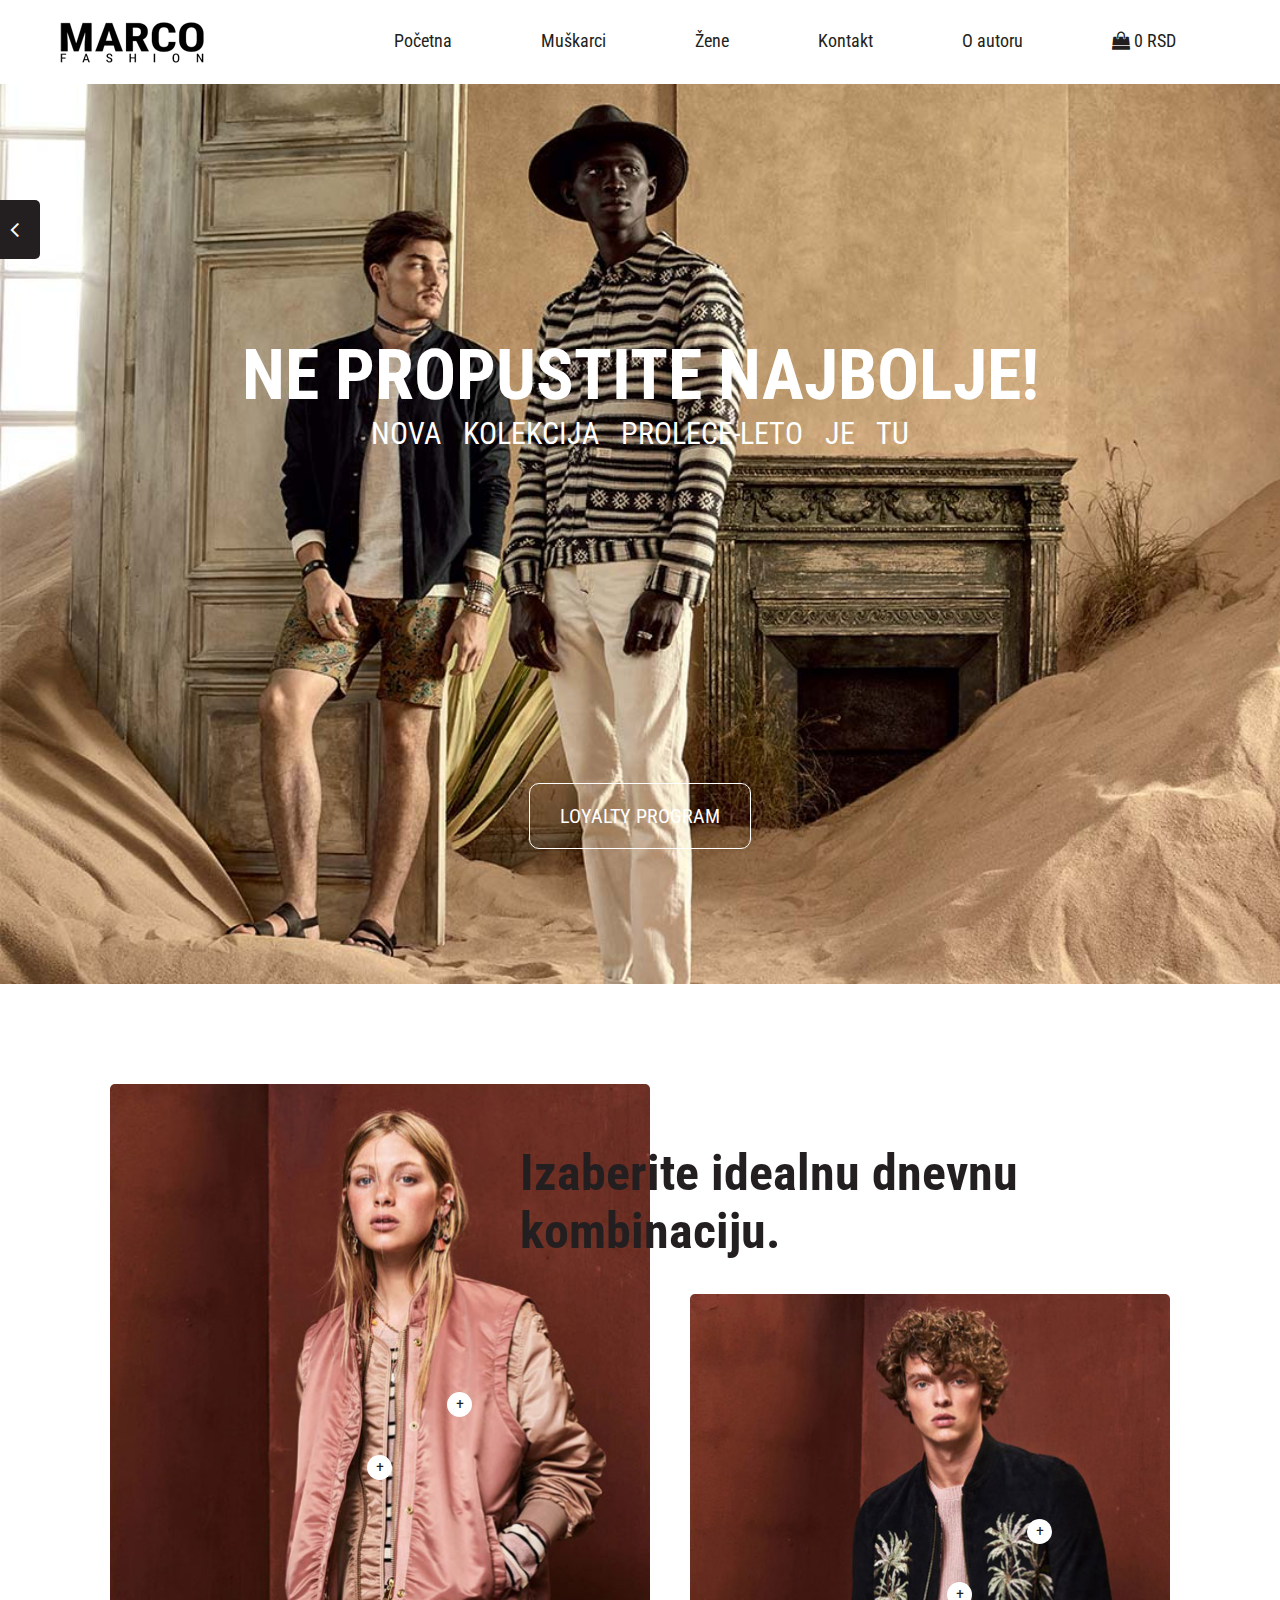
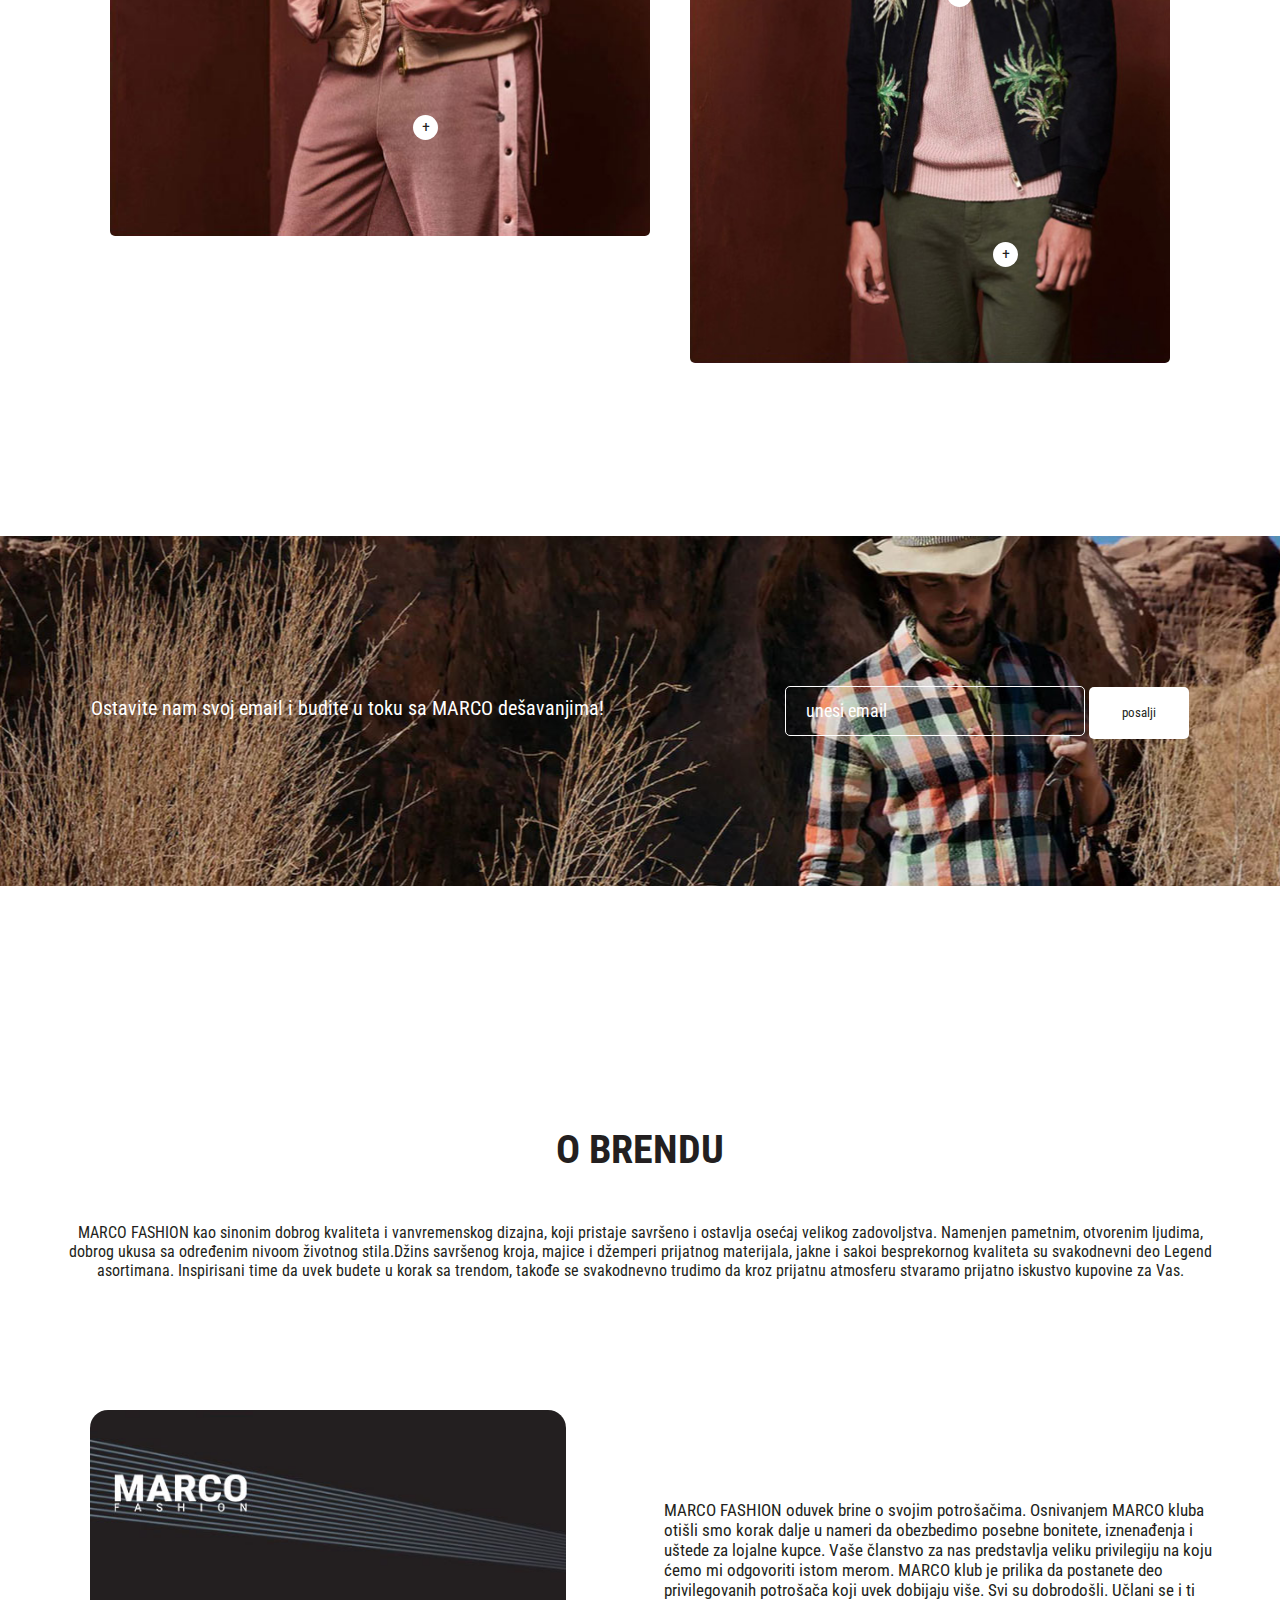
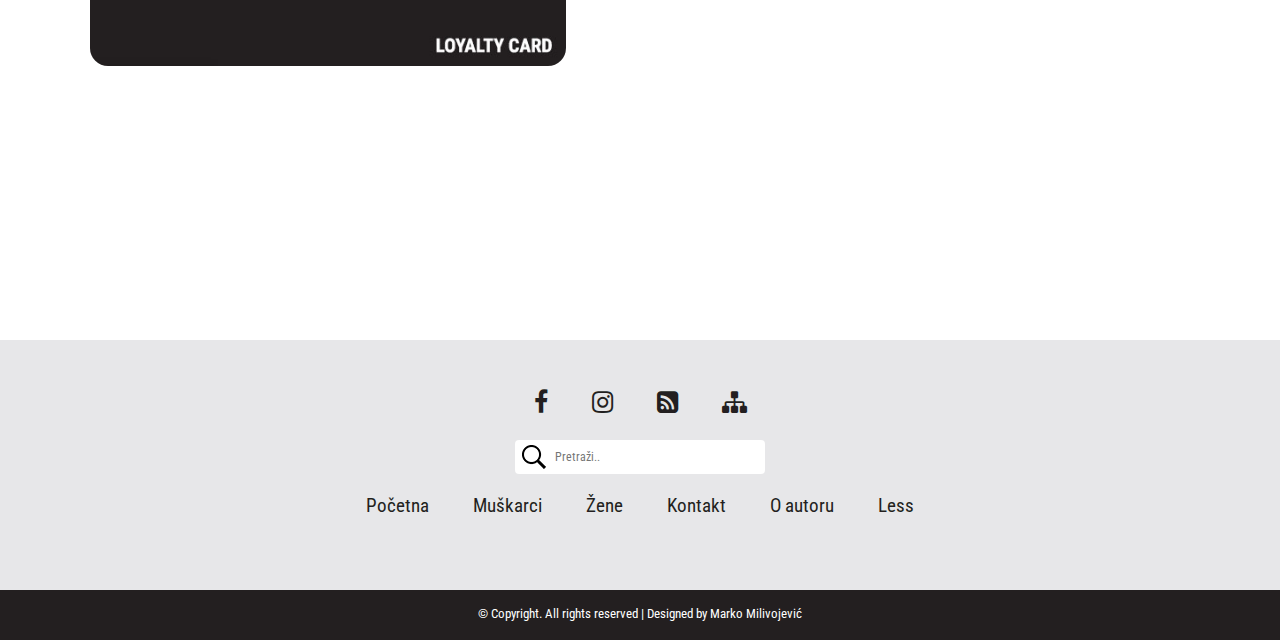
<file: index.html>
<!DOCTYPE html>
<html>
<head>
	<title>MARCO FASHION</title>
	<meta http-equiv="X-UA-Compatible" content="IE=edge,chrome=1">
	<meta name="viewport" content="width=device-width, initial-scale=1">
	<meta name="description" content="Kupi robu u MARCO FASHION uvek dobrog kvaliteta.">
	<meta name="keywords" content="kupi,marco,fashion,uvek,dobrog">
	<meta name="author" content="Marko Milivojević">
	<meta name="robots" content="index, follow">
	<link rel="icon" href="images/favicon.ico">
	<link rel="stylesheet" href="https://cdnjs.cloudflare.com/ajax/libs/font-awesome/4.7.0/css/font-awesome.min.css"/>
	<link rel="stylesheet" type="text/css" href="css/style.css"/>
	<meta name="viewport" content="width=device-width, initial-scale=1">
	<meta charset="UTF-8">
</head>
<body>
		<div id="zaglavljeDole">
			<div class="omotac">
				<div id="logo">
					<a href="index.html"><img src="images/logo.jpg" alt="logo"/></a>
				</div>
				<div id="meni">
					<ul>
						<li ><a href="index.html">Početna</a></li>
						<li><div class="dropdown">
							<a href="mmeni.html">Muškarci</a>	
							<div class="dropdown-content">
								<div class="pmeni">
									<a href="muskarci.html">Odeća</a>
									<a href="mobuca.html">Obuća</a>
									<a href="ma.html">Aksesoari</a>
								</div>
								<div class="menis" >
									<img src="images/men.jpg" alt="slika"/>
								</div>
							</div>
						</div>
						</li>
						<li>
						<div class="dropdown">
						<a href="wmeni.html">Žene</a>	
						<div class="dropdown-content">
						<div class="pmeni">
									<a href="zene.html">Odeća</a>
									<a href="zobuca.html">Obuća</a>
									<a href="za.html">Aksesoari</a>
						</div>
						<div class="menis" >
							 <img src="images/woman.jpg" alt="slika"/>
							</div>
						</div>
						</div>	
						</li>
						<li ><a href="kontakt.html">Kontakt</a></li>
						<li ><a href="autor.html">O autoru</a></li>
						<li ><i class="fa fa-shopping-bag"></i>
							<span> 0 RSD </span>
						</li>		
					</ul>
				</div>
				<div class="cistac"></div>
			</div>
		</div>
	<div id="slajder">
				<div class="omotac">
				<div id="kolekcija">
					<h2>NE PROPUSTITE NAJBOLJE!</h2>
					<p>NOVA KOLEKCIJA PROLECE-LETO JE TU</p>
				</div>
				<div id="tekst">
					<a href="#kartica">LOYALTY PROGRAM</a>
				</div>
			</div>
			<div class="cistac"></div>
	</div>
			<div id="mySidenav" class="sidenav">
			<a href="log.html" id="contact"><i class="fa fa-user-circle-o"></i><i class="fa fa-angle-left"></i></a>
		</div>
		<div class="omotac">
		<div id="a">
			<div id="sl">
				<img src="images/sssa.jpg" alt="dnevna kombinacija"/>
				<div class="tac1">
					<div class="tacka1"><p class="plus">+</p></div>
					<div class="lista">
						<img src="images/hover1.jpg" alt="dnevna kombinacija"/>
						<p>12,800.00 RSD</p>
						<a href="kartica.html"><p>kupi</p></a>
					</div>
				</div>
				<div class="tac2">
					<div class="tacka2"><p class="plus">+</p></div>
					<div class="lista">
						<img src="images/hover3.jpg" alt="dnevna kombinacija"/>
						<p>12,800.00 RSD</p>
						<a href="kartica.html"><p>kupi</p></a>
					</div>
				</div>
				<div class="tac3">
					<div class="tacka3"><p class="plus">+</p></div>
					<div class="lista">
						<img src="images/hover2.jpg" alt="dnevna kombinacija"/>
						<p>12,800.00 RSD</p>
						<a href="kartica.html"><p>kupi</p></a>
					</div>
				</div>
			</div>
			<div id="sd">
				<img src="images/sssb.jpg" alt="dnevna kombinacija"/>
				<p id="st">Izaberite idealnu dnevnu kombinaciju.</p>
				<div class="tac1">
					<div class="tacka1"><p class="plus">+</p></div>
					<div class="lista">
						<img src="images/hover6.jpg" alt="dnevna kombinacija"/>
						<p>12,800.00 RSD</p>
						<a href="kartica.html"><p>kupi</p></a>
					</div>
				</div>
				<div class="tac2">
					<div class="tacka2"><p class="plus">+</p></div>
					<div class="lista">
						<img src="images/hover4.jpg" alt="dnevna kombinacija"/>
						<p>12,800.00 RSD</p>
						<a href="kartica.html"><p>kupi</p></a>
					</div>
				</div>
				<div class="tac3">
					<div class="tacka3"><p class="plus">+</p></div>
					<div class="lista">
						<img src="images/hover5.jpg" alt="dnevna kombinacija"/>
						<p>12,800.00 RSD</p>
						<a href="kartica.html"><p>kupi</p></a>
					</div>
				</div>
			</div>
		</div>
		</div>	
		<div id="prijavise">
		<p>Ostavite nam svoj email i budite u toku sa MARCO dešavanjima!</p>
			<div id="text">
				<form>
					<input type="email" name="tekst" placeholder="unesi email"/>
					<input type="button" name="dugme" value="posalji"/>
				</form>
			</div>
		</div>	
	<div id="brend">
		<div class="omotac">
			<h1>O BRENDU</h1>
			<p>MARCO FASHION kao sinonim dobrog kvaliteta i vanvremenskog dizajna, koji pristaje savršeno i ostavlja osećaj velikog zadovoljstva. Namenjen pametnim, otvorenim ljudima, dobrog ukusa sa određenim nivoom životnog stila.Džins savršenog kroja, majice i džemperi prijatnog materijala, jakne i sakoi besprekornog kvaliteta su svakodnevni deo Legend asortimana. Inspirisani time da uvek budete u korak sa trendom, takođe se svakodnevno trudimo da kroz prijatnu atmosferu stvaramo prijatno iskustvo kupovine za Vas.</p>
		</div>
	</div>

	<div id="kartica">
		<div class="omotac">
			<div id="kartical">
				<img src="images/card.jpg" alt="kartica" class="image"/>
				<div class="middle">
					<a href="klub.html"><div class="text">Prijavi se</div></a>
				</div>
			</div>
			<div id="ktekst" >
				<p>MARCO FASHION oduvek brine o svojim potrošačima. Osnivanjem MARCO kluba otišli smo korak dalje u nameri da obezbedimo posebne bonitete, iznenađenja i uštede za lojalne kupce. Vaše članstvo za nas predstavlja veliku privilegiju na koju ćemo mi odgovoriti istom merom. MARCO klub je prilika da postanete deo privilegovanih potrošača koji uvek dobijaju više. Svi su dobrodošli. Učlani se i ti <a id="links" href="klub.html">ovde.</a></p>
			</div>
		</div>
	</div>

	<footer>
		<div class="omotac">
			<div id="desno">
				<div id="fafaikonice">
					<ul>
						<a href="https://www.facebook.com/marko.milivojevic.921"><i class="fa fa-facebook"></i></a>
						<a href="https://www.instagram.com/marko_milivojevic/"><i class="fa fa-instagram"></i></a>
						<a href="rss.xml"><i class="fa fa-rss-square"></i></a>
						<a href="sitemap.xml"><i class="fa fa-sitemap"></i></a>
					</ul>
				</div>
				<form id="forma">
					<input type="text" name="search" placeholder="Pretraži.."/>
				</form>
				<div id="menidole">
					<ul>
						<li ><a href="index.html">Početna</a></li>
						<li><a href="mmeni.html">Muškarci</a></li>
						<li><a href="wmeni.html">Žene</a></li>
						<li ><a href="kontakt.html">Kontakt</a></li>
						<li ><a href="autor.html">O autoru</a></li>
						<li><a href="less.txt">Less</a></li>
					</ul>
				</div>
			</div>
		</div>
	</footer>
			<div id="dolef">
				<p>&copy; Copyright. All rights reserved | Designed by Marko Milivojević</p>
			</div>
</div>
</body>
</html>
</file>
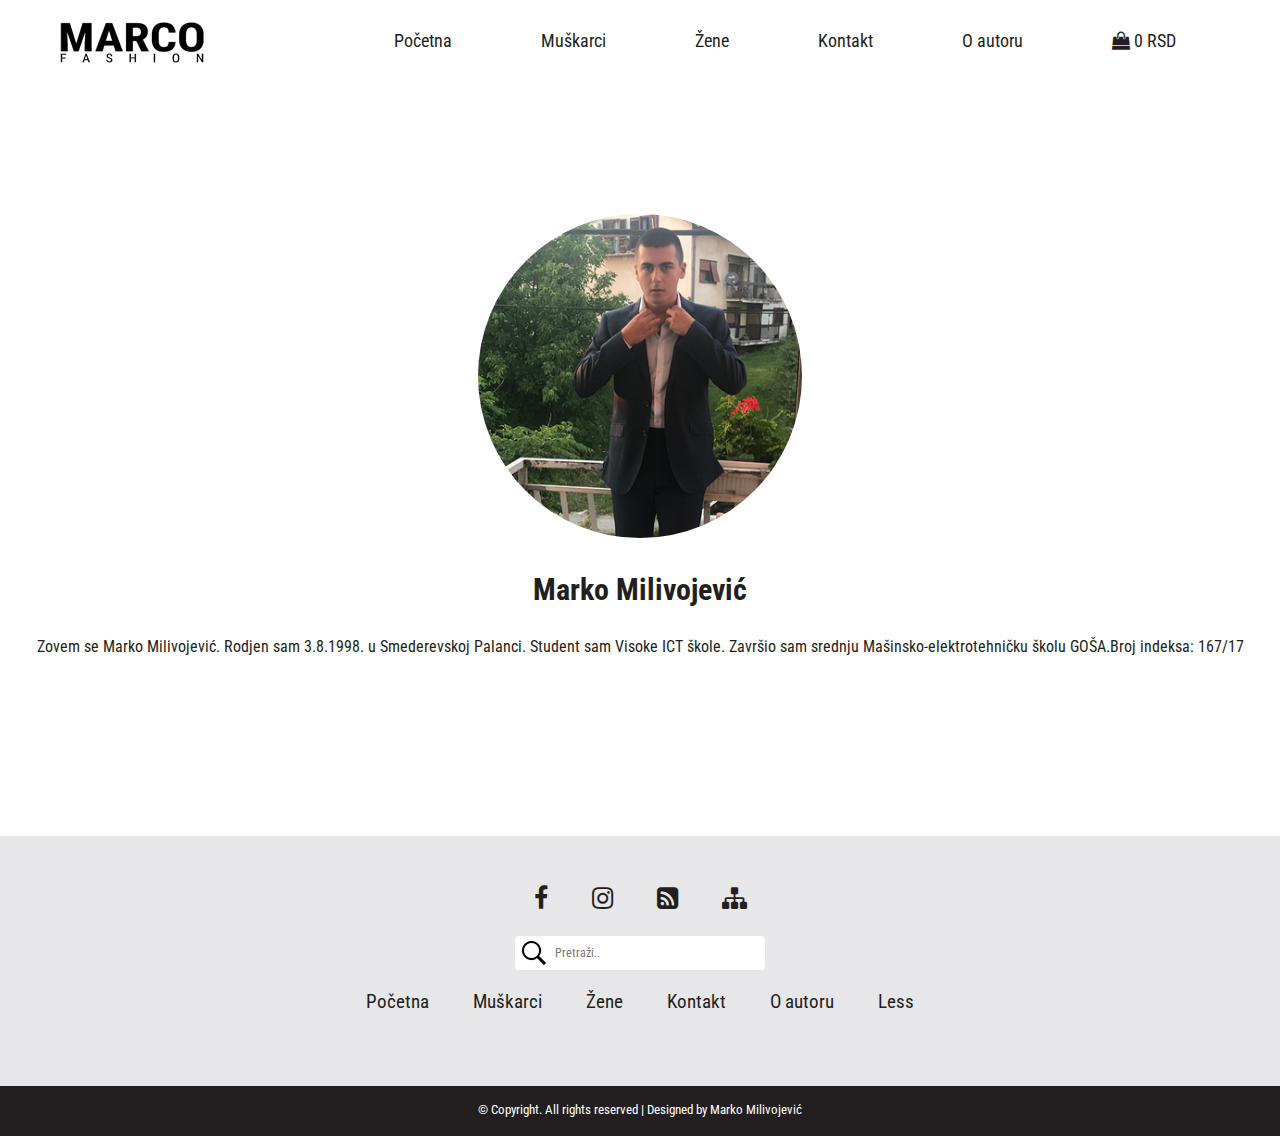
<file: autor.html>
<!DOCTYPE html>
<html>
<head>
	<title>O autoru</title>
	<meta http-equiv="X-UA-Compatible" content="IE=edge,chrome=1">
	<meta name="viewport" content="width=device-width, initial-scale=1">
	<meta name="description" content="Informacije o autoru Marku Milivojeviću">
	<meta name="keywords" content="marko,autoru,milivojević,početna,žene">
	<meta name="author" content="">
	<meta name="robots" content="index, follow">
	<link rel="icon" href="images/favicon.ico">
	<link rel="stylesheet" href="https://cdnjs.cloudflare.com/ajax/libs/font-awesome/4.7.0/css/font-awesome.min.css"/>
	<link rel="stylesheet" type="text/css" href="css/style.css"/>
	<meta name="viewport" content="width=device-width, initial-scale=1">
	<meta charset="UTF-8">
</head>
<body>
		<div id="zaglavljeDole">
			<div class="omotac">
				<div id="logo">
					<a href="index.html"><img src="images/logo.jpg" alt="logo"/></a>
				</div>
				<div id="meni">
					<ul>
						<li ><a href="index.html">Početna</a></li>
						<li><div class="dropdown">
							<a href="mmeni.html">Muškarci</a>	
							<div class="dropdown-content">
								<div class="pmeni">
									<a href="muskarci.html">Odeća</a>
									<a href="mobuca.html">Obuća</a>
									<a href="ma.html">Aksesoari</a>
								</div>
								<div class="menis" >
									<img src="images/men.jpg" alt="slika"/>
								</div>
							</div>
						</div>
						</li>
						<li>
						<div class="dropdown">
						<a href="wmeni.html">Žene</a>	
						<div class="dropdown-content">
						<div class="pmeni">
									<a href="zene.html">Odeća</a>
									<a href="zobuca.html">Obuća</a>
									<a href="za.html">Aksesoari</a>
						</div>
						<div class="menis" >
							 <img src="images/woman.jpg" alt="slika"/>
							</div>
						</div>
						</div>	
						</li>
						<li ><a href="kontakt.html">Kontakt</a></li>
						<li ><a href="autor.html">O autoru</a></li>
						<li ><i class="fa fa-shopping-bag"></i>
							<span> 0 RSD </span>
						</li>		
					</ul>
				</div>
				<div class="cistac"></div>
			</div>
		</div>
		<div id="autor">
			<img src="images/autor.jpg" alt="autor"/>
			<h2>Marko Milivojević</h2>
			<p>Zovem se Marko Milivojević. Rodjen sam 3.8.1998. u Smederevskoj Palanci. Student sam Visoke ICT škole. Završio sam srednju Mašinsko-elektrotehničku školu GOŠA.Broj indeksa: 167/17</p>
		</div>

	<footer>
		<div class="omotac">
			<div id="desno">
				<div id="fafaikonice">
					<ul>
						<a href="https://www.facebook.com/marko.milivojevic.921"><i class="fa fa-facebook"></i></a>
						<a href="https://www.instagram.com/marko_milivojevic/"><i class="fa fa-instagram"></i></a>
						<a href="rss.xml"><i class="fa fa-rss-square"></i></a>
						<a href="sitemap.xml"><i class="fa fa-sitemap"></i></a>
					</ul>
				</div>
				<form id="forma">
					<input type="text" name="search" placeholder="Pretraži.."/>
				</form>
				<div id="menidole">
					<ul>
						<li ><a href="index.html">Početna</a></li>
						<li><a href="mmeni.html">Muškarci</a></li>
						<li><a href="wmeni.html">Žene</a></li>
						<li ><a href="kontakt.html">Kontakt</a></li>
						<li ><a href="autor.html">O autoru</a></li>
						<li><a href="less.txt">Less</a></li>
					</ul>
				</div>
			</div>
		</div>
	</footer>
			<div id="dolef">
				<p>&copy; Copyright. All rights reserved | Designed by Marko Milivojević</p>
			</div>
</body>
</html>
</file>
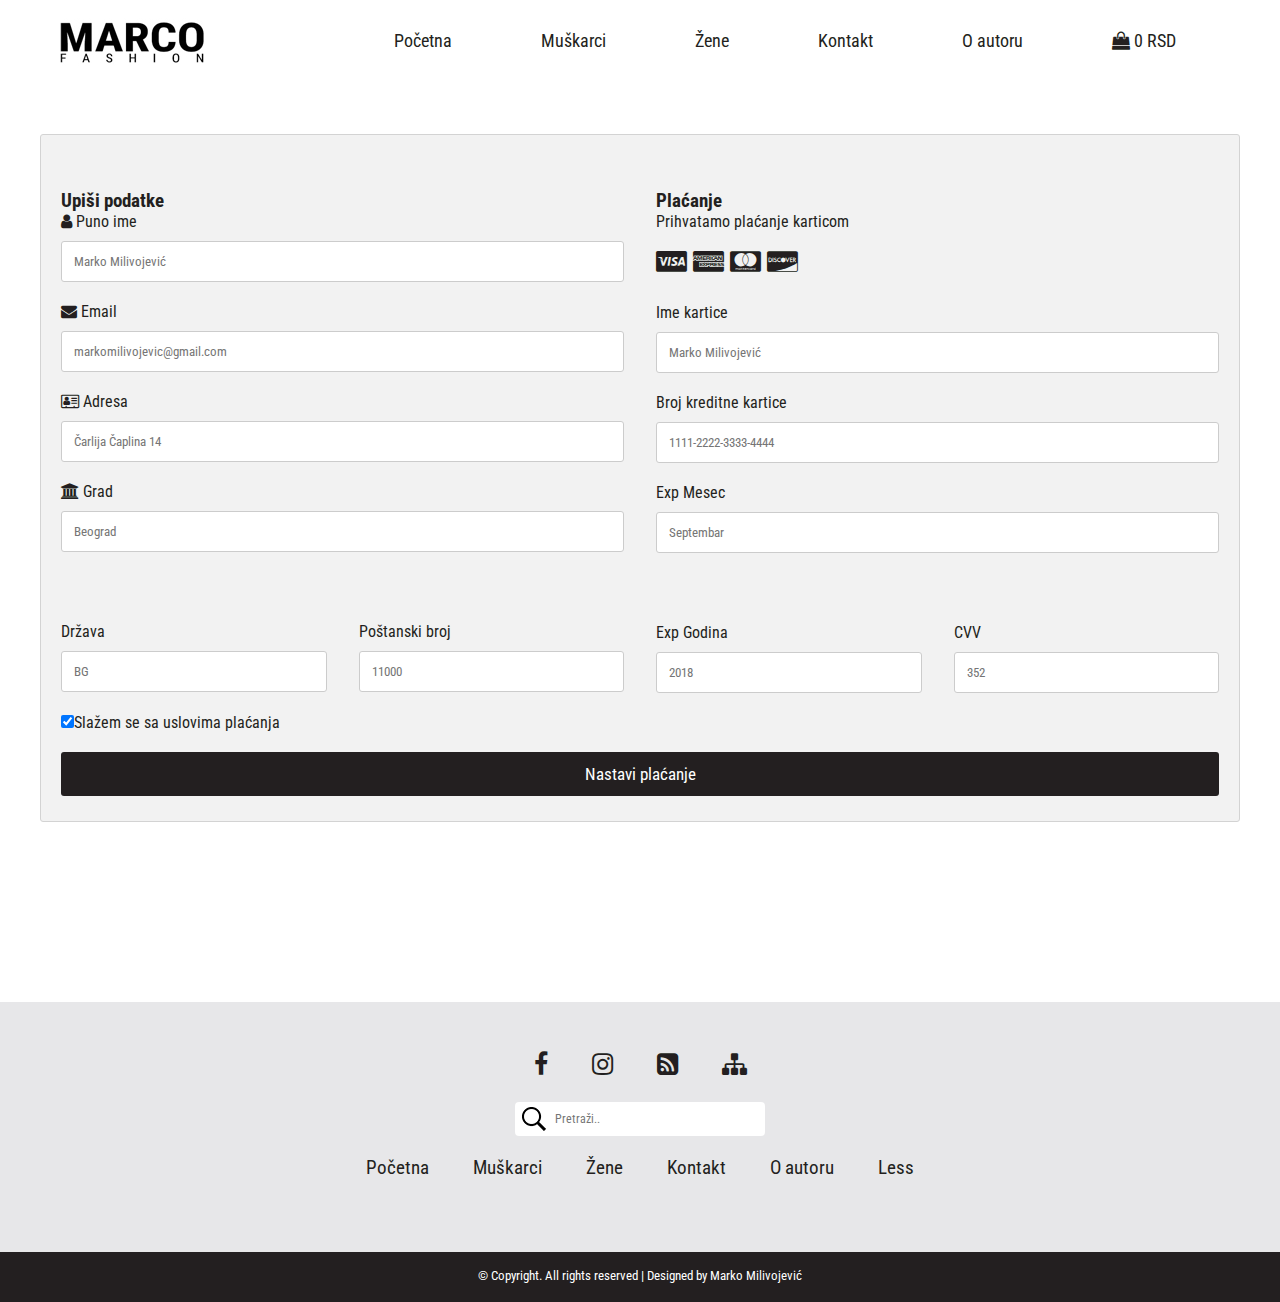
<file: kartica.html>
<!DOCTYPE html>
<html>
<head>
	<title>Kartica || pogodnosti</title>
	<meta http-equiv="X-UA-Compatible" content="IE=edge,chrome=1">
	<meta name="viewport" content="width=device-width, initial-scale=1">
	<meta name="description" content="Pogodnosti kluba MARCO FASHION">
	<meta name="keywords" content="kontakt,kartica,autoru,žene,početna">
	<meta name="author" content="Marko Milivojević">
	<meta name="robots" content="index, follow">
	<link rel="icon" href="images/favicon.ico">
	<link rel="stylesheet" href="https://cdnjs.cloudflare.com/ajax/libs/font-awesome/4.7.0/css/font-awesome.min.css"/>
	<link rel="stylesheet" type="text/css" href="css/style.css"/>
	<meta name="viewport" content="width=device-width, initial-scale=1">
	<meta charset="UTF-8">
</head>
<body>
		<div id="zaglavljeDole">
			<div class="omotac">
				<div id="logo">
					<a href="index.html"><img src="images/logo.jpg" alt="logo"/></a>
				</div>
				<div id="meni">
					<ul>
						<li ><a href="index.html">Početna</a></li>
						<li><div class="dropdown">
							<a href="mmeni.html">Muškarci</a>	
							<div class="dropdown-content">
								<div class="pmeni">
									<a href="muskarci.html">Odeća</a>
									<a href="mobuca.html">Obuća</a>
									<a href="ma.html">Aksesoari</a>
								</div>
								<div class="menis" >
									<img src="images/men.jpg" alt="slika"/>
								</div>
							</div>
						</div>
						</li>
						<li>
						<div class="dropdown">
						<a href="wmeni.html">Žene</a>	
						<div class="dropdown-content">
						<div class="pmeni">
									<a href="zene.html">Odeća</a>
									<a href="zobuca.html">Obuća</a>
									<a href="za.html">Aksesoari</a>
						</div>
						<div class="menis" >
							 <img src="images/woman.jpg" alt="slika"/>
							</div>
						</div>
						</div>	
						</li>
						<li ><a href="kontakt.html">Kontakt</a></li>
						<li ><a href="autor.html">O autoru</a></li>
						<li ><i class="fa fa-shopping-bag"></i>
							<span> 0 RSD </span>
						</li>		
					</ul>
				</div>
				<div class="cistac"></div>
			</div>
		</div>
		<div class="omotac">
<div class="row">
  <div class="col-75">
    <div class="container1">
      <form action="/action_page.php">
      
        <div class="row">
          <div class="col-50">
            <h3>Upiši podatke</h3>
            <label for="fname"><i class="fa fa-user"></i> Puno ime</label>
            <input type="text" id="fname" name="firstname" placeholder="Marko Milivojević">
            <label for="email"><i class="fa fa-envelope"></i> Email</label>
            <input type="text" id="email" name="email" placeholder="markomilivojevic@gmail.com">
            <label for="adr"><i class="fa fa-address-card-o"></i> Adresa</label>
            <input type="text" id="adr" name="address" placeholder="Čarlija Čaplina 14">
            <label for="city"><i class="fa fa-institution"></i> Grad</label>
            <input type="text" id="city" name="city" placeholder="Beograd">

            <div class="row">
              <div class="col-50">
                <label for="state"> Država</label>
                <input type="text" id="state" name="state" placeholder="BG">
              </div>
              <div class="col-50">
                <label for="zip"> Poštanski broj</label>
                <input type="text" id="zip" name="zip" placeholder="11000">
              </div>
            </div>
          </div>

          <div class="col-50">
            <h3>Plaćanje</h3>
            <label for="fname">Prihvatamo plaćanje karticom</label>
            <div class="icon-container">
              <i class="fa fa-cc-visa"></i>
              <i class="fa fa-cc-amex"></i>
              <i class="fa fa-cc-mastercard"></i>
              <i class="fa fa-cc-discover"></i>
            </div>
            <label for="cname">Ime kartice</label>
            <input type="text" id="cname" name="cardname" placeholder="Marko Milivojević">
            <label for="ccnum">Broj kreditne kartice</label>
            <input type="text" id="ccnum" name="cardnumber" placeholder="1111-2222-3333-4444">
            <label for="expmonth">Exp Mesec</label>
            <input type="text" id="expmonth" name="expmonth" placeholder="Septembar">
            <div class="row">
              <div class="col-50">
                <label for="expyear">Exp Godina</label>
                <input type="text" id="expyear" name="expyear" placeholder="2018">
              </div>
              <div class="col-50">
                <label for="cvv">CVV</label>
                <input type="text" id="cvv" name="cvv" placeholder="352">
              </div>
            </div>
          </div>
          
        </div>
        <label>
          <input type="checkbox" checked="checked" name="sameadr">Slažem se sa uslovima plaćanja
        </label>
        <input type="submit" value="Nastavi plaćanje" class="btn">
      </form>
    </div>
  </div>
</div>
</div>
	<footer>
		<div class="omotac">
			<div id="desno">
				<div id="fafaikonice">
					<ul>
						<a href="https://www.facebook.com/marko.milivojevic.921"><i class="fa fa-facebook"></i></a>
						<a href="https://www.instagram.com/marko_milivojevic/"><i class="fa fa-instagram"></i></a>
						<a href="rss.xml"><i class="fa fa-rss-square"></i></a>
						<a href="sitemap.xml"><i class="fa fa-sitemap"></i></a>
					</ul>
				</div>
				<form id="forma">
					<input type="text" name="search" placeholder="Pretraži.."/>
				</form>
				<div id="menidole">
					<ul>
						<li ><a href="index.html">Početna</a></li>
						<li><a href="mmeni.html">Muškarci</a></li>
						<li><a href="wmeni.html">Žene</a></li>
						<li ><a href="kontakt.html">Kontakt</a></li>
						<li ><a href="autor.html">O autoru</a></li>
						<li><a href="less.txt">Less</a></li>
					</ul>
				</div>
			</div>
		</div>
	</footer>
			<div id="dolef">
				<p>&copy; Copyright. All rights reserved | Designed by Marko Milivojević</p>
			</div>


</body>
</html>
</file>
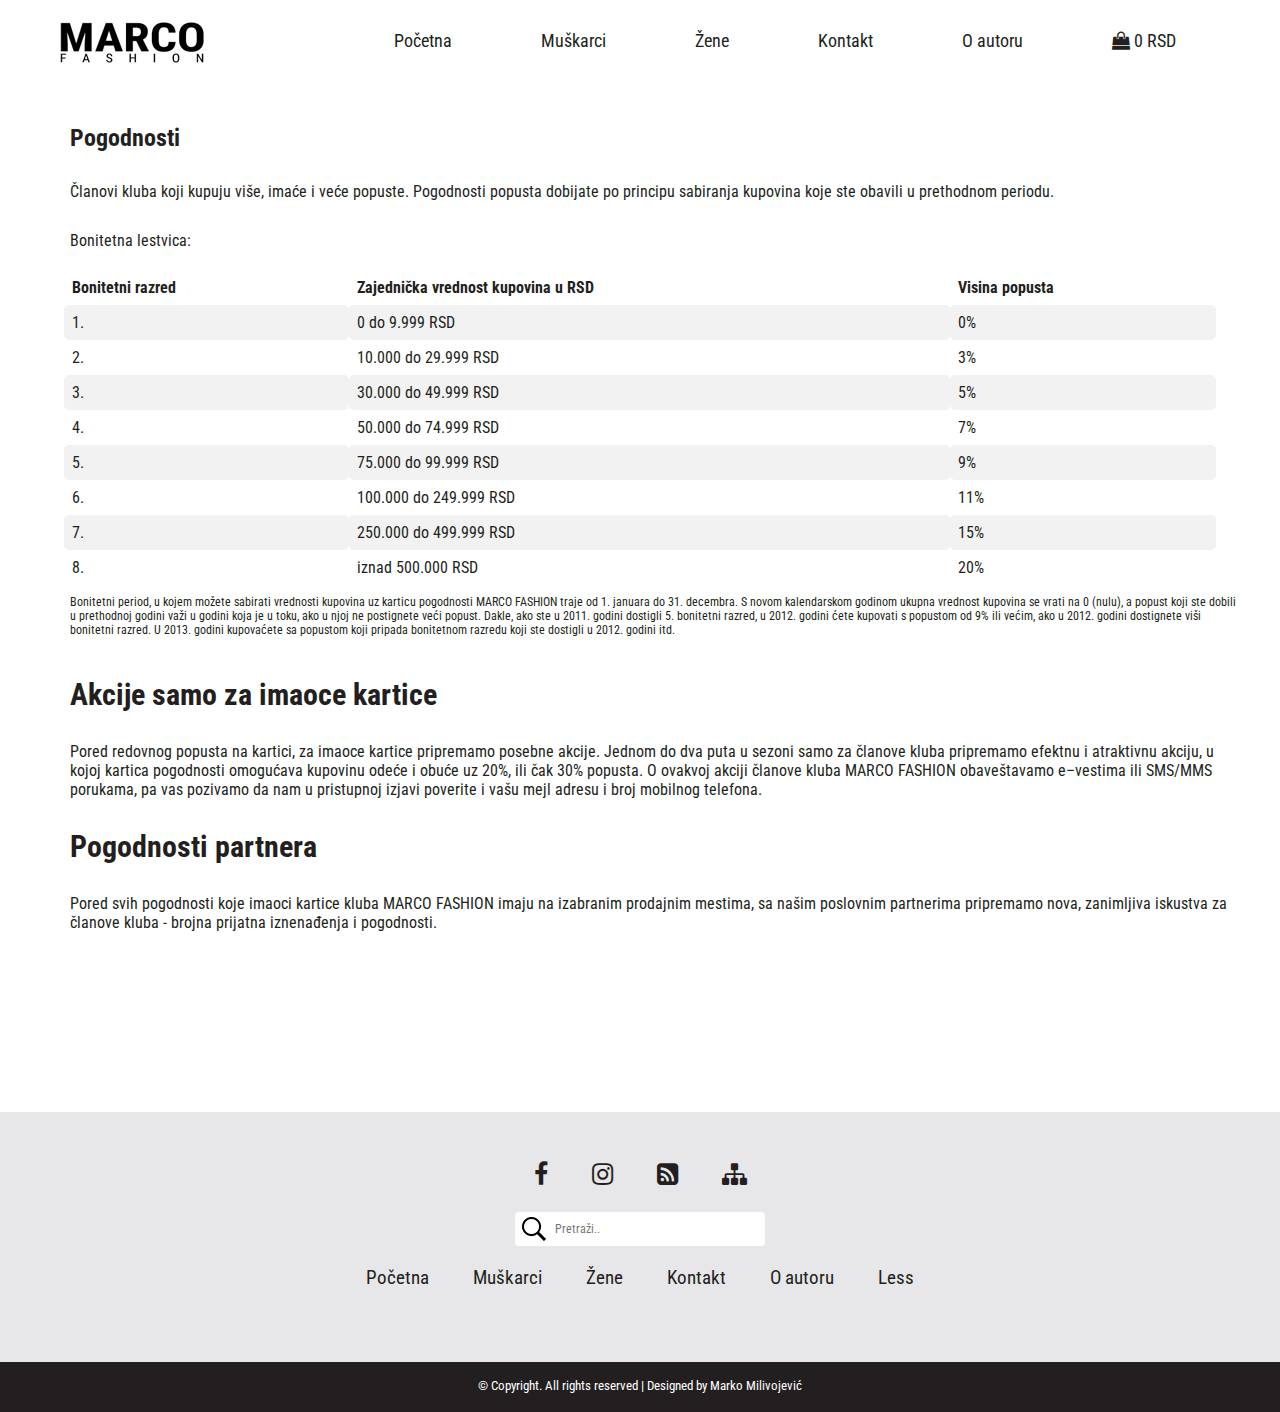
<file: klub.html>
<!DOCTYPE html>
<html>
<head>
	<title>Klub || pogodnosti</title>
	<meta http-equiv="X-UA-Compatible" content="IE=edge,chrome=1">
	<meta name="viewport" content="width=device-width, initial-scale=1">
	<meta name="description" content="Pogodnosti kluba MARCO FASHION">
	<meta name="keywords" content="godini,pogodnosti,kluba,popusta,kupovina">
	<meta name="author" content="Marko Milivojević">
	<meta name="robots" content="index, follow">
	<link rel="icon" href="images/favicon.ico">
	<link rel="stylesheet" href="https://cdnjs.cloudflare.com/ajax/libs/font-awesome/4.7.0/css/font-awesome.min.css"/>
	<link rel="stylesheet" type="text/css" href="css/style.css"/>
	<meta name="viewport" content="width=device-width, initial-scale=1">
	<meta charset="UTF-8">
</head>
<body>
		<div id="zaglavljeDole">
			<div class="omotac">
				<div id="logo">
					<a href="index.html"><img src="images/logo.jpg" alt="logo"/></a>
				</div>
				<div id="meni">
					<ul>
						<li ><a href="index.html">Početna</a></li>
						<li><div class="dropdown">
							<a href="mmeni.html">Muškarci</a>	
							<div class="dropdown-content">
								<div class="pmeni">
									<a href="muskarci.html">Odeća</a>
									<a href="mobuca.html">Obuća</a>
									<a href="ma.html">Aksesoari</a>
								</div>
								<div class="menis" >
									<img src="images/men.jpg" alt="slika"/>
								</div>
							</div>
						</div>
						</li>
						<li>
						<div class="dropdown">
						<a href="wmeni.html">Žene</a>	
						<div class="dropdown-content">
						<div class="pmeni">
									<a href="zene.html">Odeća</a>
									<a href="zobuca.html">Obuća</a>
									<a href="za.html">Aksesoari</a>
						</div>
						<div class="menis" >
							 <img src="images/woman.jpg" alt="slika"/>
							</div>
						</div>
						</div>	
						</li>
						<li ><a href="kontakt.html">Kontakt</a></li>
						<li ><a href="autor.html">O autoru</a></li>
						<li ><i class="fa fa-shopping-bag"></i>
							<span> 0 RSD </span>
						</li>		
					</ul>
				</div>
				<div class="cistac"></div>
			</div>
		</div>
		
		<div class="omotac">
		<div id="tgore">
			<h2>Pogodnosti</h2>
			<p>Članovi kluba koji kupuju više, imaće i veće popuste. Pogodnosti popusta dobijate po principu sabiranja kupovina koje ste obavili u prethodnom periodu.</p>
			<p>Bonitetna lestvica:</p>
		</div>
		</div>
		
		<div class="omotac">
		<div id="tabela">
			  <table>
				<tr>
				  <th>Bonitetni razred</th>
				  <th>Zajednička vrednost kupovina u RSD</th>
				  <th>Visina popusta</th>
				</tr>
				<tr>
				  <td>1.</td>
				  <td>0 do 9.999 RSD</td>
				  <td>0%</td>
				</tr>
				<tr>
				  <td>2.</td>
				  <td>10.000 do 29.999 RSD</td>
				  <td>3%</td>
				</tr>
				<tr>
				  <td>3.</td>
				  <td>30.000 do 49.999 RSD</td>
				  <td>5%</td>
				</tr>
					<tr>
				  <td>4.</td>
				  <td>50.000 do 74.999 RSD</td>
				  <td>7%</td>
				</tr>
					<tr>
				  <td>5.</td>
				  <td>75.000 do 99.999 RSD</td>
				  <td>9%</td>
				</tr>
					<tr>
				  <td>6.</td>
				  <td>100.000 do 249.999 RSD</td>
				  <td>11%</td>
				</tr>
					<tr>
				  <td>7.</td>
				  <td>250.000 do 499.999 RSD</td>
				  <td>15%</td>
				</tr>
					<tr>
				  <td>8.</td>
				  <td>iznad 500.000 RSD</td>
				  <td>20%</td>
				</tr>
			  </table>
			  <p>Bonitetni period, u kojem možete sabirati vrednosti kupovina uz karticu pogodnosti MARCO FASHION traje od 1. januara do 31. decembra. S novom kalendarskom godinom ukupna vrednost kupovina se vrati na 0 (nulu), a popust koji ste dobili u prethodnoj godini važi u godini koja je u toku, ako u njoj ne postignete veći popust. Dakle, ako ste u 2011. godini dostigli 5. bonitetni razred, u 2012. godini ćete kupovati s popustom od 9% ili većim, ako u 2012. godini dostignete viši bonitetni razred. U 2013. godini kupovaćete sa popustom koji pripada bonitetnom razredu koji ste dostigli u 2012. godini itd.</p>
		</div>
		</div>
		<div class="omotac">
			<div id="tdole">
				<h3>Akcije samo za imaoce kartice</h3>
				<p>Pored redovnog popusta na kartici, za imaoce kartice pripremamo posebne akcije. Jednom do dva puta u sezoni samo za članove kluba pripremamo efektnu i atraktivnu akciju, u kojoj kartica pogodnosti omogućava kupovinu odeće i obuće uz 20%, ili čak 30% popusta. O ovakvoj akciji članove kluba MARCO FASHION obaveštavamo e–vestima ili SMS/MMS porukama, pa vas pozivamo da nam u pristupnoj izjavi poverite i vašu mejl adresu i broj mobilnog telefona.</p>
				<h3>Pogodnosti partnera</h3>
				<p>Pored svih pogodnosti koje imaoci kartice kluba MARCO FASHION imaju na izabranim prodajnim mestima, sa našim poslovnim partnerima pripremamo nova, zanimljiva iskustva za članove kluba - brojna prijatna iznenađenja i pogodnosti.</p>
			</div>
		</div>
		
	<footer>
		<div class="omotac">
			<div id="desno">
				<div id="fafaikonice">
					<ul>
						<a href="https://www.facebook.com/marko.milivojevic.921"><i class="fa fa-facebook"></i></a>
						<a href="https://www.instagram.com/marko_milivojevic/"><i class="fa fa-instagram"></i></a>
						<a href="rss.xml"><i class="fa fa-rss-square"></i></a>
						<a href="sitemap.xml"><i class="fa fa-sitemap"></i></a>
					</ul>
				</div>
				<form id="forma">
					<input type="text" name="search" placeholder="Pretraži.."/>
				</form>
				<div id="menidole">
					<ul>
						<li ><a href="index.html">Početna</a></li>
						<li><a href="mmeni.html">Muškarci</a></li>
						<li><a href="wmeni.html">Žene</a></li>
						<li ><a href="kontakt.html">Kontakt</a></li>
						<li ><a href="autor.html">O autoru</a></li>
						<li><a href="less.txt">Less</a></li>
					</ul>
				</div>
			</div>
		</div>
	</footer>
			<div id="dolef">
				<p>&copy; Copyright. All rights reserved | Designed by Marko Milivojević</p>
			</div>

</body>
</html>
</file>
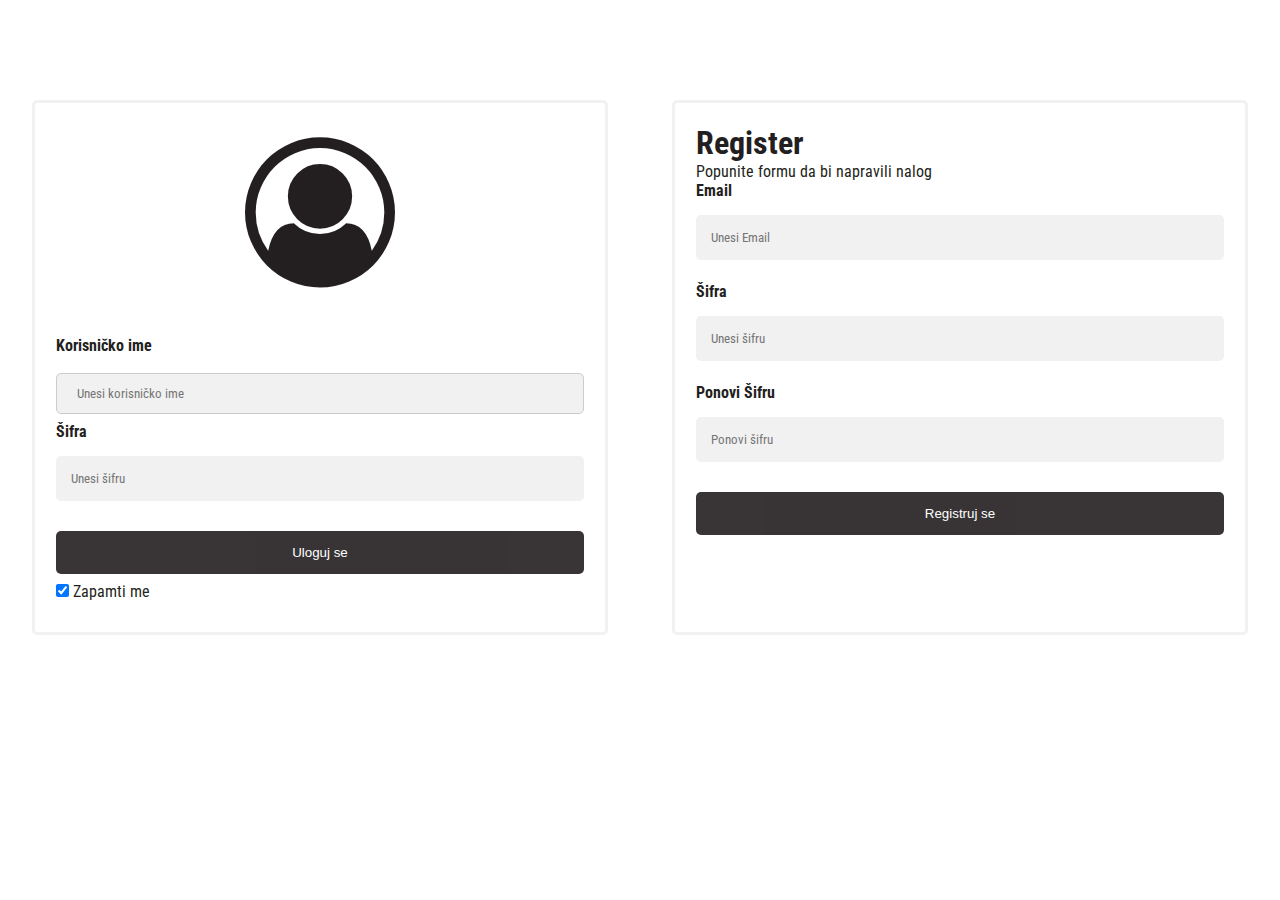
<file: log.html>
<!DOCTYPE html>
<html>
<head>
	<title>Napravi nalog</title>
	<meta http-equiv="X-UA-Compatible" content="IE=edge,chrome=1">
	<meta name="viewport" content="width=device-width, initial-scale=1">
	<meta name="description" content="Nparavi nalog i unesi šifru">
	<meta name="keywords" content="šifra,šifru,email,nalog,ponovi">
	<meta name="author" content="">
	<meta name="robots" content="index, follow">
	<link rel="icon" href="images/favicon.ico">
	<link rel="stylesheet" href="https://cdnjs.cloudflare.com/ajax/libs/font-awesome/4.7.0/css/font-awesome.min.css"/>
	<link rel="stylesheet" type="text/css" href="css/style.css"/>
	<meta name="viewport" content="width=device-width, initial-scale=1">
	<meta charset="UTF-8">
</head>
<body>
	<div id="lr">
		<form id="formal"  method="GET" action="#">
			<div class="imgcontainer">
				<i class="fa fa-user-circle-o"></i>
			</div>

			<div class="container">
				<label for="uname"><b>Korisničko ime</b></label>
				<input type="text" placeholder="Unesi korisničko ime" name="uname" required>

				<label for="psw"><b>Šifra</b></label>
				<input type="password" placeholder="Unesi šifru" name="psw" required>

				<button type="submit">Uloguj se</button>
				<label>
				  <input type="checkbox" checked="Čekiraj" name="remember"> Zapamti me
				</label>
			</div>
	</form>
	<form id="f2"  method="GET" action="#">
		  <div class="container">
			<h1>Register</h1>
			<p>Popunite formu da bi napravili nalog</p>


			<label for="email"><b>Email</b></label>
			<input type="text" placeholder="Unesi Email" name="email" required>

			<label for="psw"><b>Šifra</b></label>
			<input type="password" placeholder="Unesi šifru" name="psw" required>

			<label for="psw-repeat"><b>Ponovi Šifru</b></label>
			<input type="password" placeholder="Ponovi šifru" name="psw-repeat" required>

			<button type="submit" class="registerbtn">Registruj se</button>
		  </div>
	</form>
</div>
</body>
</html>
</file>
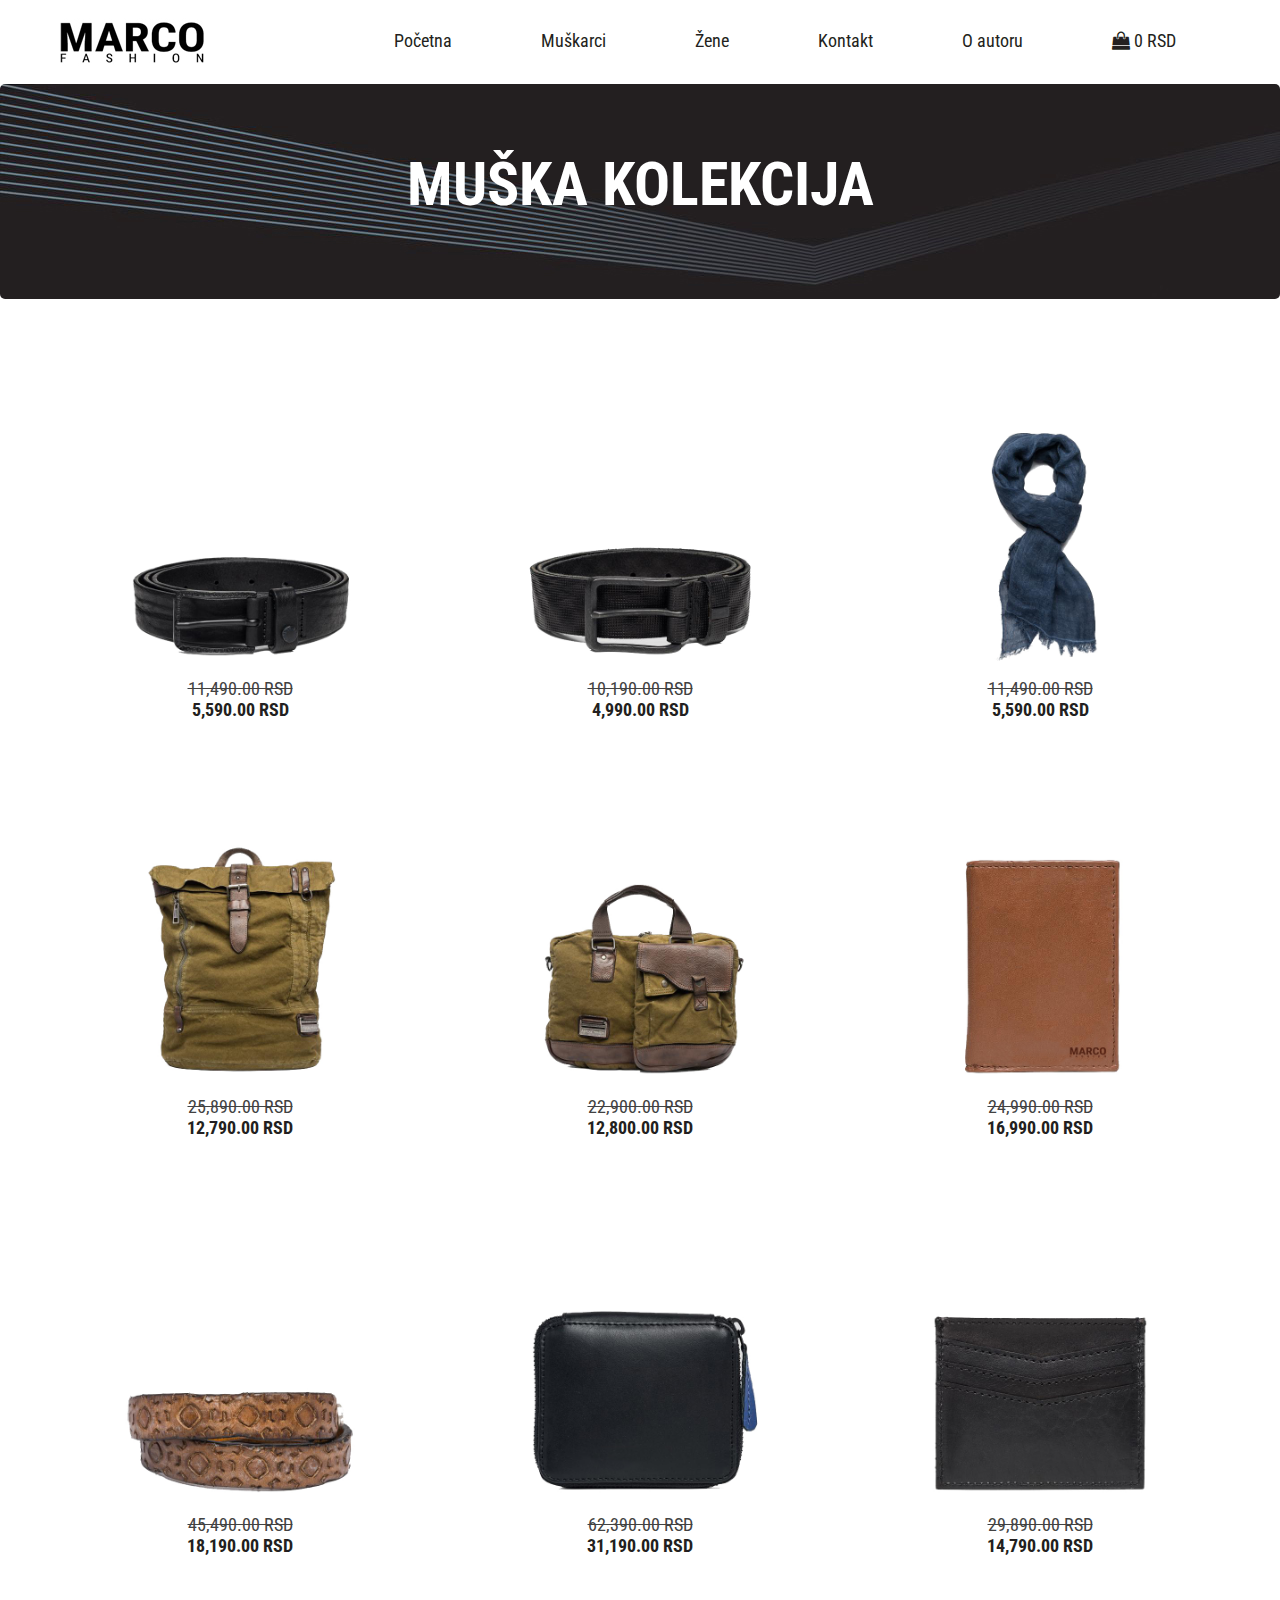
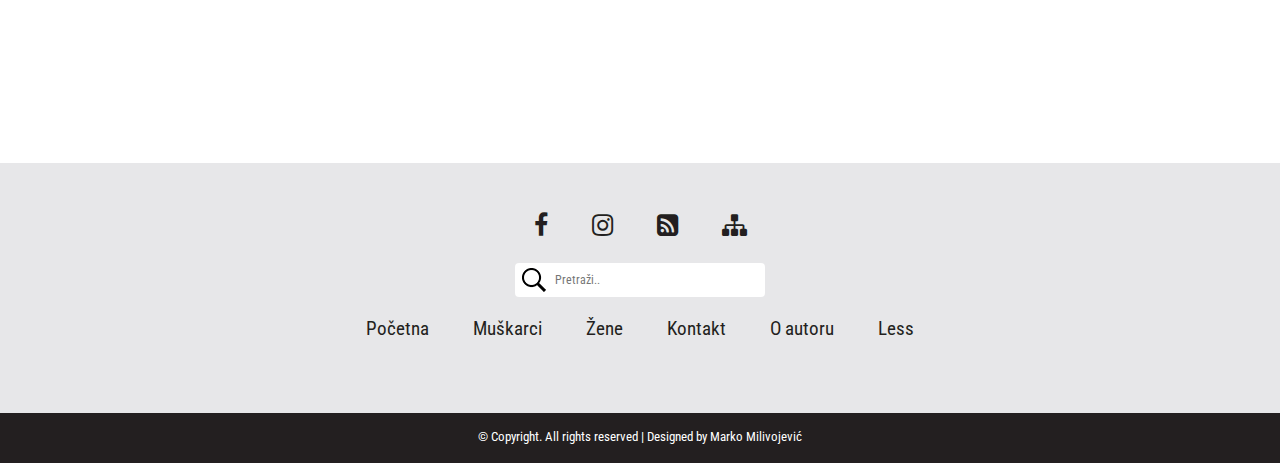
<file: ma.html>
<!DOCTYPE html>
<html>
<head>
	<title>Kupi odeću iz muške kolekcije</title>
	<meta http-equiv="X-UA-Compatible" content="IE=edge,chrome=1">
	<meta name="viewport" content="width=device-width, initial-scale=1">
	<meta name="description" content="Kupi odeću iz muške kolekcije.">
	<meta name="keywords" content="kupi,autoru,žene,početna,kontakt">
	<meta name="author" content="">
	<meta name="robots" content="index, follow">
	<link rel="icon" href="images/favicon.ico">
	<link rel="stylesheet" href="https://cdnjs.cloudflare.com/ajax/libs/font-awesome/4.7.0/css/font-awesome.min.css"/>
	<link rel="stylesheet" type="text/css" href="css/style.css"/>
	<meta name="viewport" content="width=device-width, initial-scale=1">
	<meta charset="UTF-8">
</head>
<body>
		<div id="zaglavljeDole">
			<div class="omotac">
				<div id="logo">
					<a href="index.html"><img src="images/logo.jpg" alt="logo"/></a>
				</div>
				<div id="meni">
					<ul>
						<li ><a href="index.html">Početna</a></li>
						<li><div class="dropdown">
							<a href="mmeni.html">Muškarci</a>	
							<div class="dropdown-content">
								<div class="pmeni">
									<a href="muskarci.html">Odeća</a>
									<a href="mobuca.html">Obuća</a>
									<a href="ma.html">Aksesoari</a>
								</div>
								<div class="menis" >
									<img src="images/men.jpg" alt="slika"/>
								</div>
							</div>
						</div>
						</li>
						<li>
						<div class="dropdown">
						<a href="wmeni.html">Žene</a>	
						<div class="dropdown-content">
						<div class="pmeni">
									<a href="zene.html">Odeća</a>
									<a href="zobuca.html">Obuća</a>
									<a href="za.html">Aksesoari</a>
						</div>
						<div class="menis" >
							 <img src="images/woman.jpg" alt="slika"/>
							</div>
						</div>
						</div>	
						</li>
						<li ><a href="kontakt.html">Kontakt</a></li>
						<li ><a href="autor.html">O autoru</a></li>
						<li ><i class="fa fa-shopping-bag"></i>
							<span> 0 RSD </span>
						</li>		
					</ul>
				</div>
				<div class="cistac"></div>
			</div>
		</div>
	<div class="mslika">
		<h1>MUŠKA KOLEKCIJA</h1>
	</div>
	<div class="omotac">
		<div id="brendovi">
			<div class="brend">
				<img src="images/ma1.jpg" alt="Brend1"/>
					<div class="proizvod">
						<a href="kartica.html"><div class="kupi">KUPI</div></a>
					</div>
				<p class="starac">11,490.00 RSD</p>
				<p class="novac">5,590.00 RSD</p>
			</div>
			<div class="brend">
				<img src="images/ma2.jpg" alt="Brend2"/>
					<div class="proizvod">
						<a href="kartica.html"><div class="kupi">KUPI</div></a>
					</div>
				<p class="starac">10,190.00 RSD</p>
				<p class="novac">4,990.00 RSD</p>
			</div>
			<div class="brend">
				<img src="images/ma3.jpg" alt="Brend3"/>
					<div class="proizvod">
						<a href="kartica.html"><div class="kupi">KUPI</div></a>
					</div>
				<p class="starac">11,490.00 RSD</p>
				<p class="novac">5,590.00 RSD</p>
			</div>
			<div class="brend">
				<img src="images/ma4.jpg" alt="Brend4"/>
					<div class="proizvod">
						<a href="kartica.html"><div class="kupi">KUPI</div></a>
					</div>
				<p class="starac">25,890.00 RSD</p>
				<p class="novac">12,790.00 RSD</p>
			</div>
			<div class="brend">
				<img src="images/ma5.jpg" alt="Brend5"/>
					<div class="proizvod">
						<a href="kartica.html"><div class="kupi">KUPI</div></a>
					</div>
				<p class="starac">22,900.00 RSD</p>
				<p class="novac">12,800.00 RSD</p>
			</div>
			<div class="brend">
				<img src="images/ma6.jpg" alt="Brend6"/>
					<div class="proizvod">
						<a href="kartica.html"><div class="kupi">KUPI</div></a>
					</div>
				<p class="starac">24,990.00 RSD</p>
				<p class="novac">16,990.00 RSD</p>
			</div>
			<div class="brend">
				<img src="images/ma7.jpg" alt="Brend7"/>
					<div class="proizvod">
						<a href="kartica.html"><div class="kupi">KUPI</div></a>
					</div>
				<p class="starac">45,490.00 RSD</p>
				<p class="novac">18,190.00 RSD</p>
			</div>
			<div class="brend">
				<img src="images/ma8.jpg" alt="Brend8"/>
					<div class="proizvod">
						<a href="kartica.html"><div class="kupi">KUPI</div></a>
					</div>
				<p class="starac">62,390.00 RSD</p>
				<p class="novac">31,190.00 RSD</p>
			</div>
			<div class="brend">
				<img src="images/ma9.jpg" alt="Brend9"/>
					<div class="proizvod">
						<a href="kartica.html"><div class="kupi">KUPI</div></a>
					</div>
				<p class="starac">29,890.00 RSD</p>
				<p class="novac">14,790.00 RSD</p>
			</div>
			</div>
	</div>
	<footer>
		<div class="omotac">
			<div id="desno">
				<div id="fafaikonice">
					<ul>
						<a href="https://www.facebook.com/marko.milivojevic.921"><i class="fa fa-facebook"></i></a>
						<a href="https://www.instagram.com/marko_milivojevic/"><i class="fa fa-instagram"></i></a>
						<a href="rss.xml"><i class="fa fa-rss-square"></i></a>
						<a href="sitemap.xml"><i class="fa fa-sitemap"></i></a>
					</ul>
				</div>
				<form id="forma">
					<input type="text" name="search" placeholder="Pretraži.."/>
				</form>
				<div id="menidole">
					<ul>
						<li ><a href="index.html">Početna</a></li>
						<li><a href="mmeni.html">Muškarci</a></li>
						<li><a href="wmeni.html">Žene</a></li>
						<li ><a href="kontakt.html">Kontakt</a></li>
						<li ><a href="autor.html">O autoru</a></li>
						<li><a href="less.txt">Less</a></li>
					</ul>
				</div>
			</div>
		</div>
	</footer>
			<div id="dolef">
				<p>&copy; Copyright. All rights reserved | Designed by Marko Milivojević</p>
			</div>

</body>
</html>
</file>
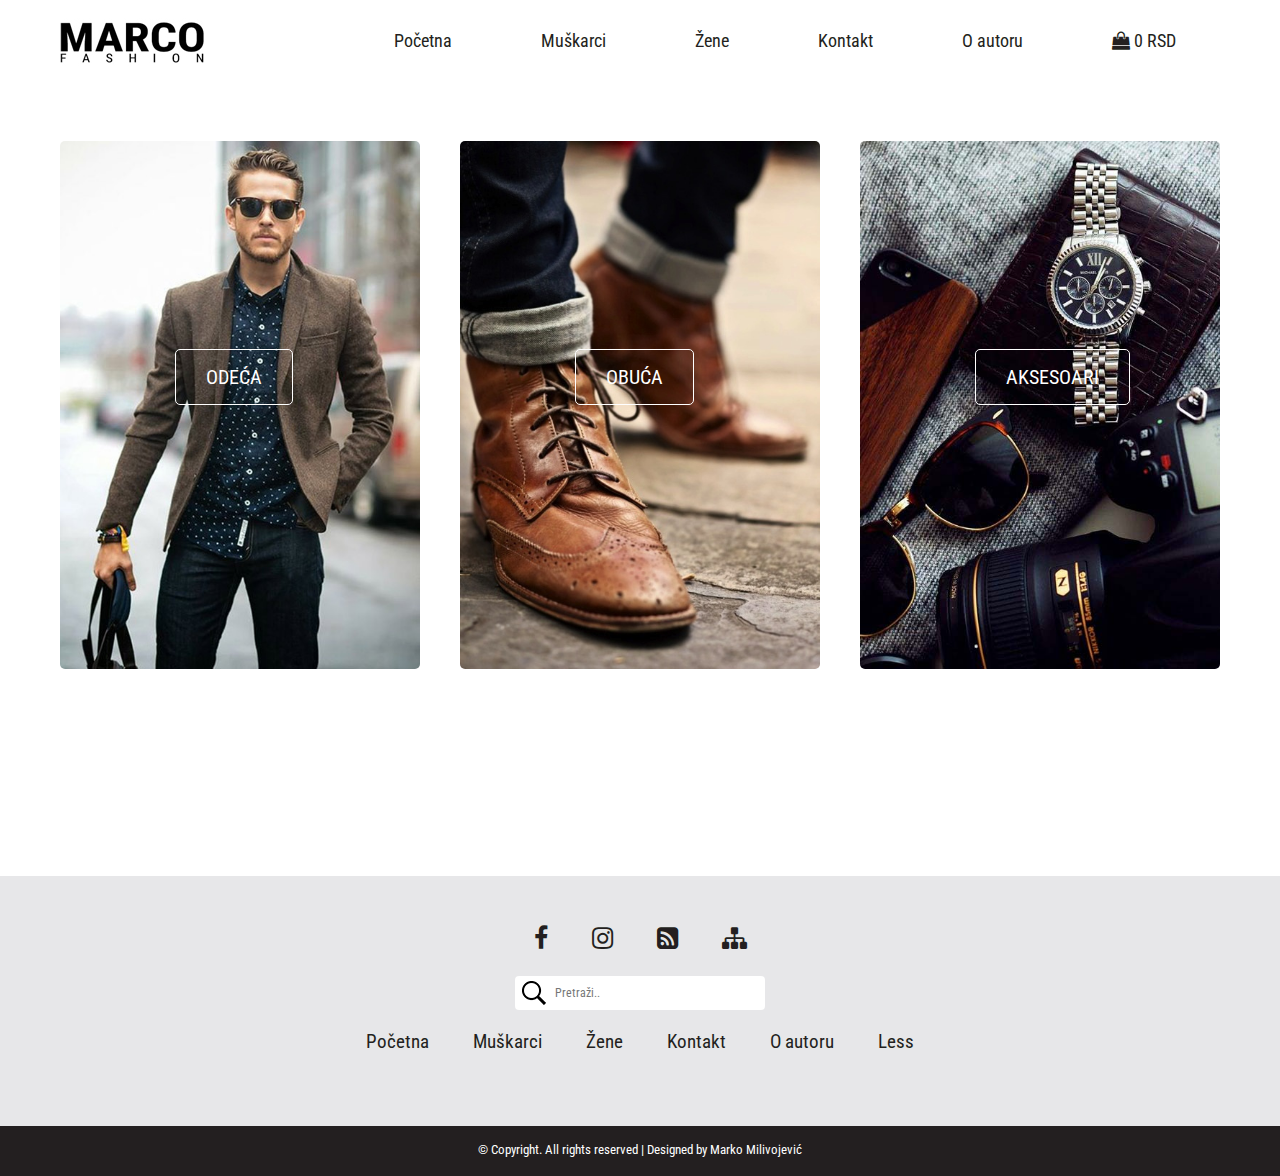
<file: mmeni.html>
<!DOCTYPE html>
<html>
<head>
	<title>ODEĆA OBUĆA AKSESOARI</title>
	<meta http-equiv="X-UA-Compatible" content="IE=edge,chrome=1">
	<meta name="viewport" content="width=device-width, initial-scale=1">
	<meta name="description" content="Nova kolekcija je tu ODEĆA OBUĆA AKSESOARI">
	<meta name="keywords" content="aksesoari,žene,početna,kontakt,autoru">
	<meta name="author" content="">
	<meta name="robots" content="index, follow">
	<link rel="icon" href="images/favicon.ico">
	<link rel="stylesheet" href="https://cdnjs.cloudflare.com/ajax/libs/font-awesome/4.7.0/css/font-awesome.min.css"/>
	<link rel="stylesheet" type="text/css" href="css/style.css"/>
	<meta name="viewport" content="width=device-width, initial-scale=1">
	<meta charset="UTF-8">
</head>
<body>
		<div id="zaglavljeDole">
			<div class="omotac">
				<div id="logo">
					<a href="index.html"><img src="images/logo.jpg" alt="logo"/></a>
				</div>
				<div id="meni">
					<ul>
						<li ><a href="index.html">Početna</a></li>
						<li><div class="dropdown">
							<a href="mmeni.html">Muškarci</a>	
							<div class="dropdown-content">
								<div class="pmeni">
									<a href="muskarci.html">Odeća</a>
									<a href="mobuca.html">Obuća</a>
									<a href="ma.html">Aksesoari</a>
								</div>
								<div class="menis" >
									<img src="images/men.jpg" alt="slika"/>
								</div>
							</div>
						</div>
						</li>
						<li>
						<div class="dropdown">
						<a href="wmeni.html">Žene</a>	
						<div class="dropdown-content">
						<div class="pmeni">
									<a href="zene.html">Odeća</a>
									<a href="zobuca.html">Obuća</a>
									<a href="za.html">Aksesoari</a>
						</div>
						<div class="menis" >
							 <img src="images/woman.jpg" alt="slika"/>
							</div>
						</div>
						</div>	
						</li>
						<li ><a href="kontakt.html">Kontakt</a></li>
						<li ><a href="autor.html">O autoru</a></li>
						<li ><i class="fa fa-shopping-bag"></i>
							<span> 0 RSD </span>
						</li>		
					</ul>
				</div>
				<div class="cistac"></div>
			</div>
		</div>
		
		<div class="omotac">
			<div id="mmeni">
				<div class="mmeni1">
					<img src="images/2.jpg" alt="odeca"/>
					<a href="muskarci.html"><p>ODEĆA</p></a>
				</div>
				<div class="mmeni1">
					<img src="images/1.jpg" alt="obuca"/>
					<a href="mobuca.html"><p>OBUĆA</p></a>
				</div>
				<div class="mmeni1">
					<img src="images/33.jpg" alt="aksesoari"/>
					<a href="ma.html"><p>AKSESOARI</p></a>
				</div>
			</div>
		</div>
		
		
		
			<footer>
		<div class="omotac">
			<div id="desno">
				<div id="fafaikonice">
					<ul>
						<a href="https://www.facebook.com/marko.milivojevic.921"><i class="fa fa-facebook"></i></a>
						<a href="https://www.instagram.com/marko_milivojevic/"><i class="fa fa-instagram"></i></a>
						<a href="rss.xml"><i class="fa fa-rss-square"></i></a>
						<a href="sitemap.xml"><i class="fa fa-sitemap"></i></a>
					</ul>
				</div>
				<form id="forma">
					<input type="text" name="search" placeholder="Pretraži.."/>
				</form>
				<div id="menidole">
					<ul>
						<li ><a href="index.html">Početna</a></li>
						<li><a href="mmeni.html">Muškarci</a></li>
						<li><a href="wmeni.html">Žene</a></li>
						<li ><a href="kontakt.html">Kontakt</a></li>
						<li ><a href="autor.html">O autoru</a></li>
						<li><a href="less.txt">Less</a></li>
					</ul>
				</div>
			</div>
		</div>
	</footer>
			<div id="dolef">
				<p>&copy; Copyright. All rights reserved | Designed by Marko Milivojević</p>
			</div>

</body>
</html>
</file>
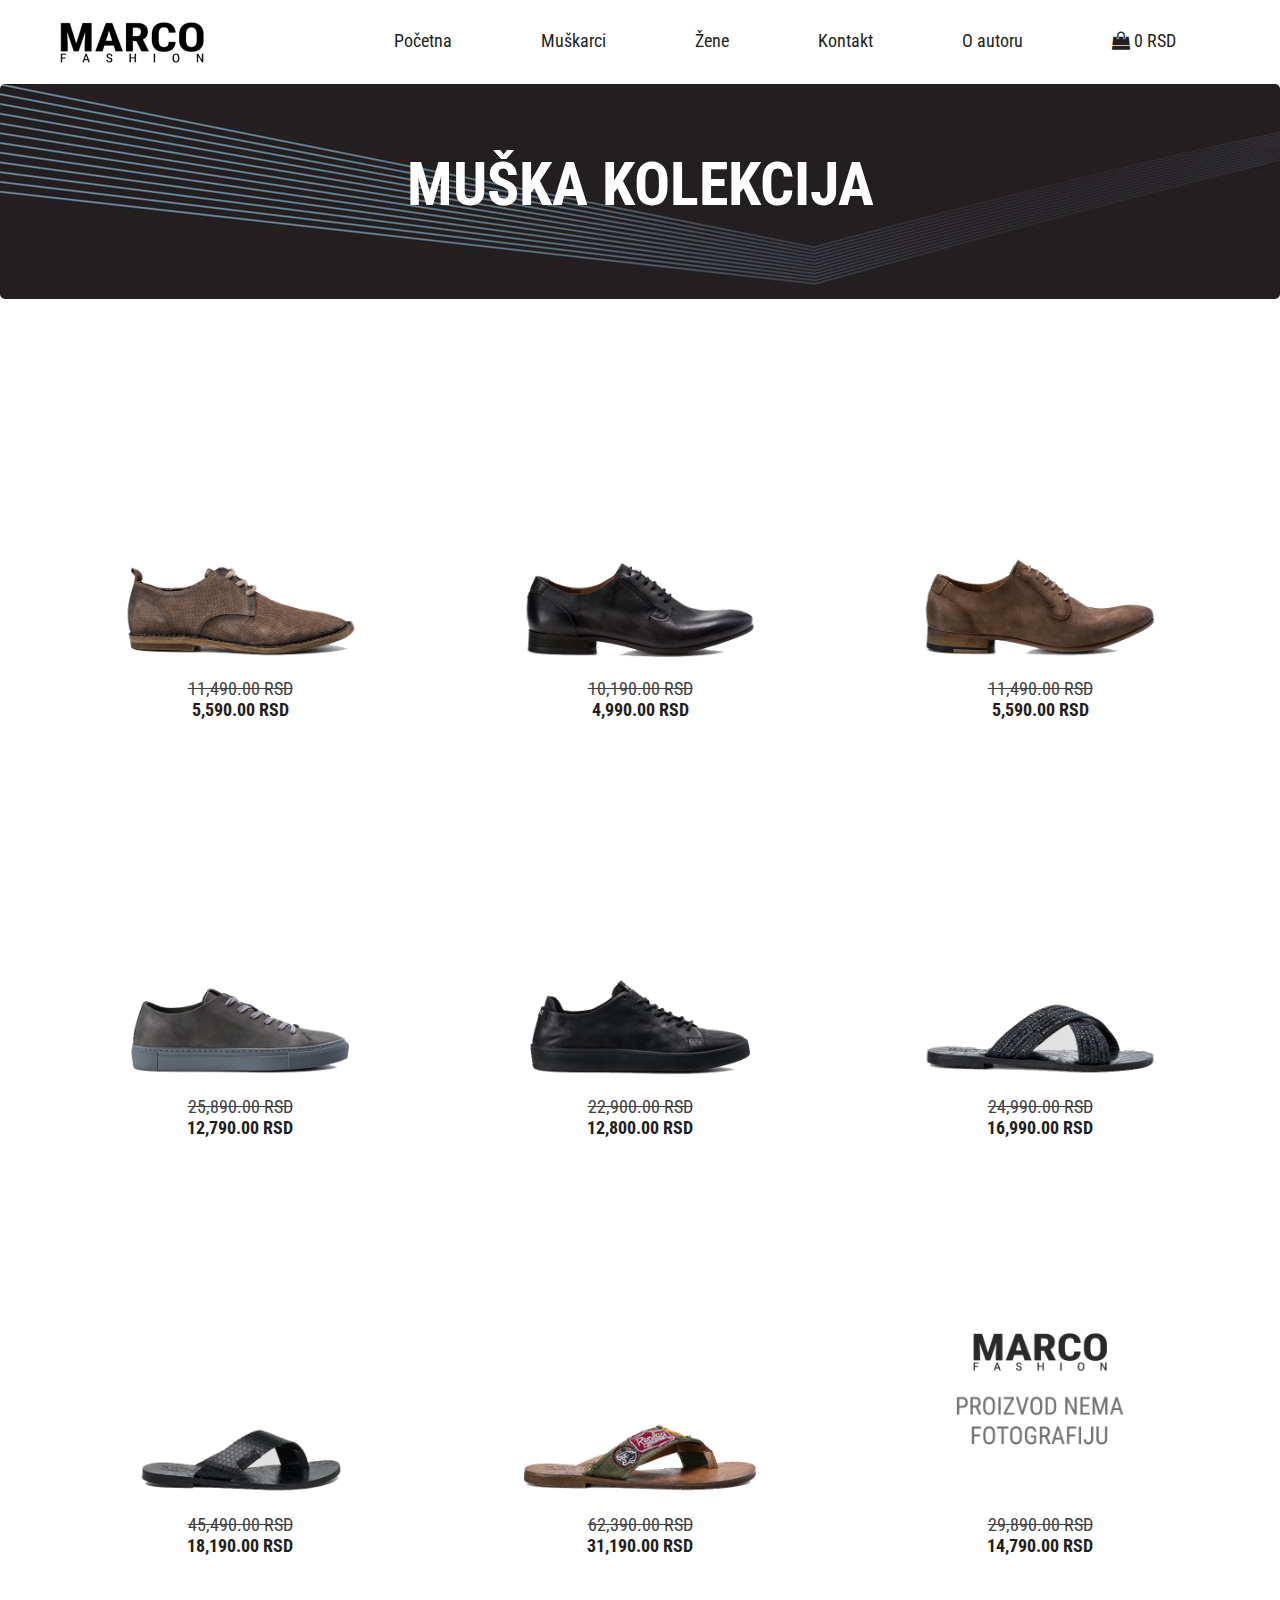
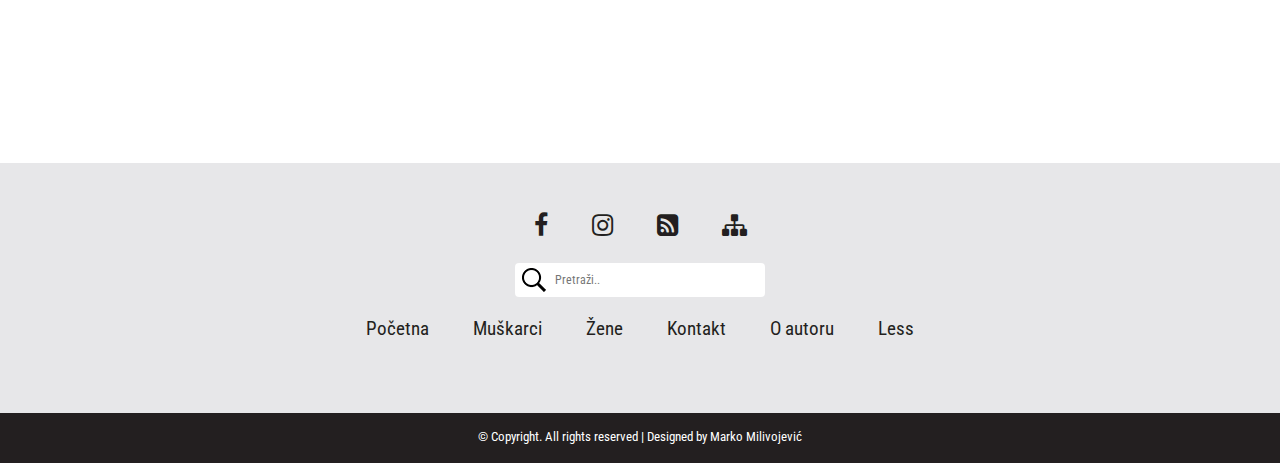
<file: mobuca.html>
<!DOCTYPE html>
<html>
<head>
	<title>Kupi odeću iz muške kolekcije</title>
	<meta http-equiv="X-UA-Compatible" content="IE=edge,chrome=1">
	<meta name="viewport" content="width=device-width, initial-scale=1">
	<meta name="description" content="Kupi odeću iz muške kolekcije.">
	<meta name="keywords" content="kupi,autoru,žene,početna,kontakt">
	<meta name="author" content="">
	<meta name="robots" content="index, follow">
	<link rel="icon" href="images/favicon.ico">
	<link rel="stylesheet" href="https://cdnjs.cloudflare.com/ajax/libs/font-awesome/4.7.0/css/font-awesome.min.css"/>
	<link rel="stylesheet" type="text/css" href="css/style.css"/>
	<meta name="viewport" content="width=device-width, initial-scale=1">
	<meta charset="UTF-8">
</head>
<body>
		<div id="zaglavljeDole">
			<div class="omotac">
				<div id="logo">
					<a href="index.html"><img src="images/logo.jpg" alt="logo"/></a>
				</div>
				<div id="meni">
					<ul>
						<li ><a href="index.html">Početna</a></li>
						<li><div class="dropdown">
							<a href="mmeni.html">Muškarci</a>	
							<div class="dropdown-content">
								<div class="pmeni">
									<a href="muskarci.html">Odeća</a>
									<a href="mobuca.html">Obuća</a>
									<a href="ma.html">Aksesoari</a>
								</div>
								<div class="menis" >
									<img src="images/men.jpg" alt="slika"/>
								</div>
							</div>
						</div>
						</li>
						<li>
						<div class="dropdown">
						<a href="wmeni.html">Žene</a>	
						<div class="dropdown-content">
						<div class="pmeni">
									<a href="zene.html">Odeća</a>
									<a href="zobuca.html">Obuća</a>
									<a href="za.html">Aksesoari</a>
						</div>
						<div class="menis" >
							 <img src="images/woman.jpg" alt="slika"/>
							</div>
						</div>
						</div>	
						</li>
						<li ><a href="kontakt.html">Kontakt</a></li>
						<li ><a href="index.html">O autoru</a></li>
						<li ><i class="fa fa-shopping-bag"></i>
							<span> 0 RSD </span>
						</li>		
					</ul>
				</div>
				<div class="cistac"></div>
			</div>
		</div>
	<div class="mslika">
		<h1>MUŠKA KOLEKCIJA</h1>
	</div>
	<div class="omotac">
		<div id="brendovi">
			<div class="brend">
				<img src="images/obuca1.jpg" alt="Brend1"/>
					<div class="proizvod">
						<a href="kartica.html"><div class="kupi">KUPI</div></a>
					</div>
				<p class="starac">11,490.00 RSD</p>
				<p class="novac">5,590.00 RSD</p>
			</div>
			<div class="brend">
				<img src="images/obuca2.jpg" alt="Brend2"/>
					<div class="proizvod">
						<a href="kartica.html"><div class="kupi">KUPI</div></a>
					</div>
				<p class="starac">10,190.00 RSD</p>
				<p class="novac">4,990.00 RSD</p>
			</div>
			<div class="brend">
				<img src="images/obuca3.jpg" alt="Brend3"/>
					<div class="proizvod">
						<a href="kartica.html"><div class="kupi">KUPI</div></a>
					</div>
				<p class="starac">11,490.00 RSD</p>
				<p class="novac">5,590.00 RSD</p>
			</div>
			<div class="brend">
				<img src="images/obuca4.jpg" alt="Brend4"/>
					<div class="proizvod">
						<a href="kartica.html"><div class="kupi">KUPI</div></a>
					</div>
				<p class="starac">25,890.00 RSD</p>
				<p class="novac">12,790.00 RSD</p>
			</div>
			<div class="brend">
				<img src="images/obuca5.jpg" alt="Brend5"/>
					<div class="proizvod">
						<a href="kartica.html"><div class="kupi">KUPI</div></a>
					</div>
				<p class="starac">22,900.00 RSD</p>
				<p class="novac">12,800.00 RSD</p>
			</div>
			<div class="brend">
				<img src="images/obuca6.jpg" alt="Brend6"/>
					<div class="proizvod">
						<a href="kartica.html"><div class="kupi">KUPI</div></a>
					</div>
				<p class="starac">24,990.00 RSD</p>
				<p class="novac">16,990.00 RSD</p>
			</div>
			<div class="brend">
				<img src="images/obuca7.jpg" alt="Brend7"/>
					<div class="proizvod">
						<a href="kartica.html"><div class="kupi">KUPI</div></a>
					</div>
				<p class="starac">45,490.00 RSD</p>
				<p class="novac">18,190.00 RSD</p>
			</div>
			<div class="brend">
				<img src="images/obuca8.jpg" alt="Brend8"/>
					<div class="proizvod">
						<a href="kartica.html"><div class="kupi">KUPI</div></a>
					</div>
				<p class="starac">62,390.00 RSD</p>
				<p class="novac">31,190.00 RSD</p>
			</div>
			<div class="brend">
				<img src="images/obuca9.jpg" alt="Brend9"/>
					<div class="proizvod">
						<a href="kartica.html"><div class="kupi">KUPI</div></a>
					</div>
				<p class="starac">29,890.00 RSD</p>
				<p class="novac">14,790.00 RSD</p>
			</div>
			</div>
	</div>
	<footer>
		<div class="omotac">
			<div id="desno">
				<div id="fafaikonice">
					<ul>
						<a href="https://www.facebook.com/marko.milivojevic.921"><i class="fa fa-facebook"></i></a>
						<a href="https://www.instagram.com/marko_milivojevic/"><i class="fa fa-instagram"></i></a>
						<a href="rss.xml"><i class="fa fa-rss-square"></i></a>
						<a href="sitemap.xml"><i class="fa fa-sitemap"></i></a>
					</ul>
				</div>
				<form id="forma">
					<input type="text" name="search" placeholder="Pretraži.."/>
				</form>
				<div id="menidole">
					<ul>
						<li ><a href="index.html">Početna</a></li>
						<li><a href="mmeni.html">Muškarci</a></li>
						<li><a href="wmeni.html">Žene</a></li>
						<li ><a href="kontakt.html">Kontakt</a></li>
						<li ><a href="autor.html">O autoru</a></li>
						<li><a href="less.txt">Less</a></li>
					</ul>
				</div>
			</div>
		</div>
	</footer>
			<div id="dolef">
				<p>&copy; Copyright. All rights reserved | Designed by Marko Milivojević</p>
			</div>

</body>
</html>
</file>
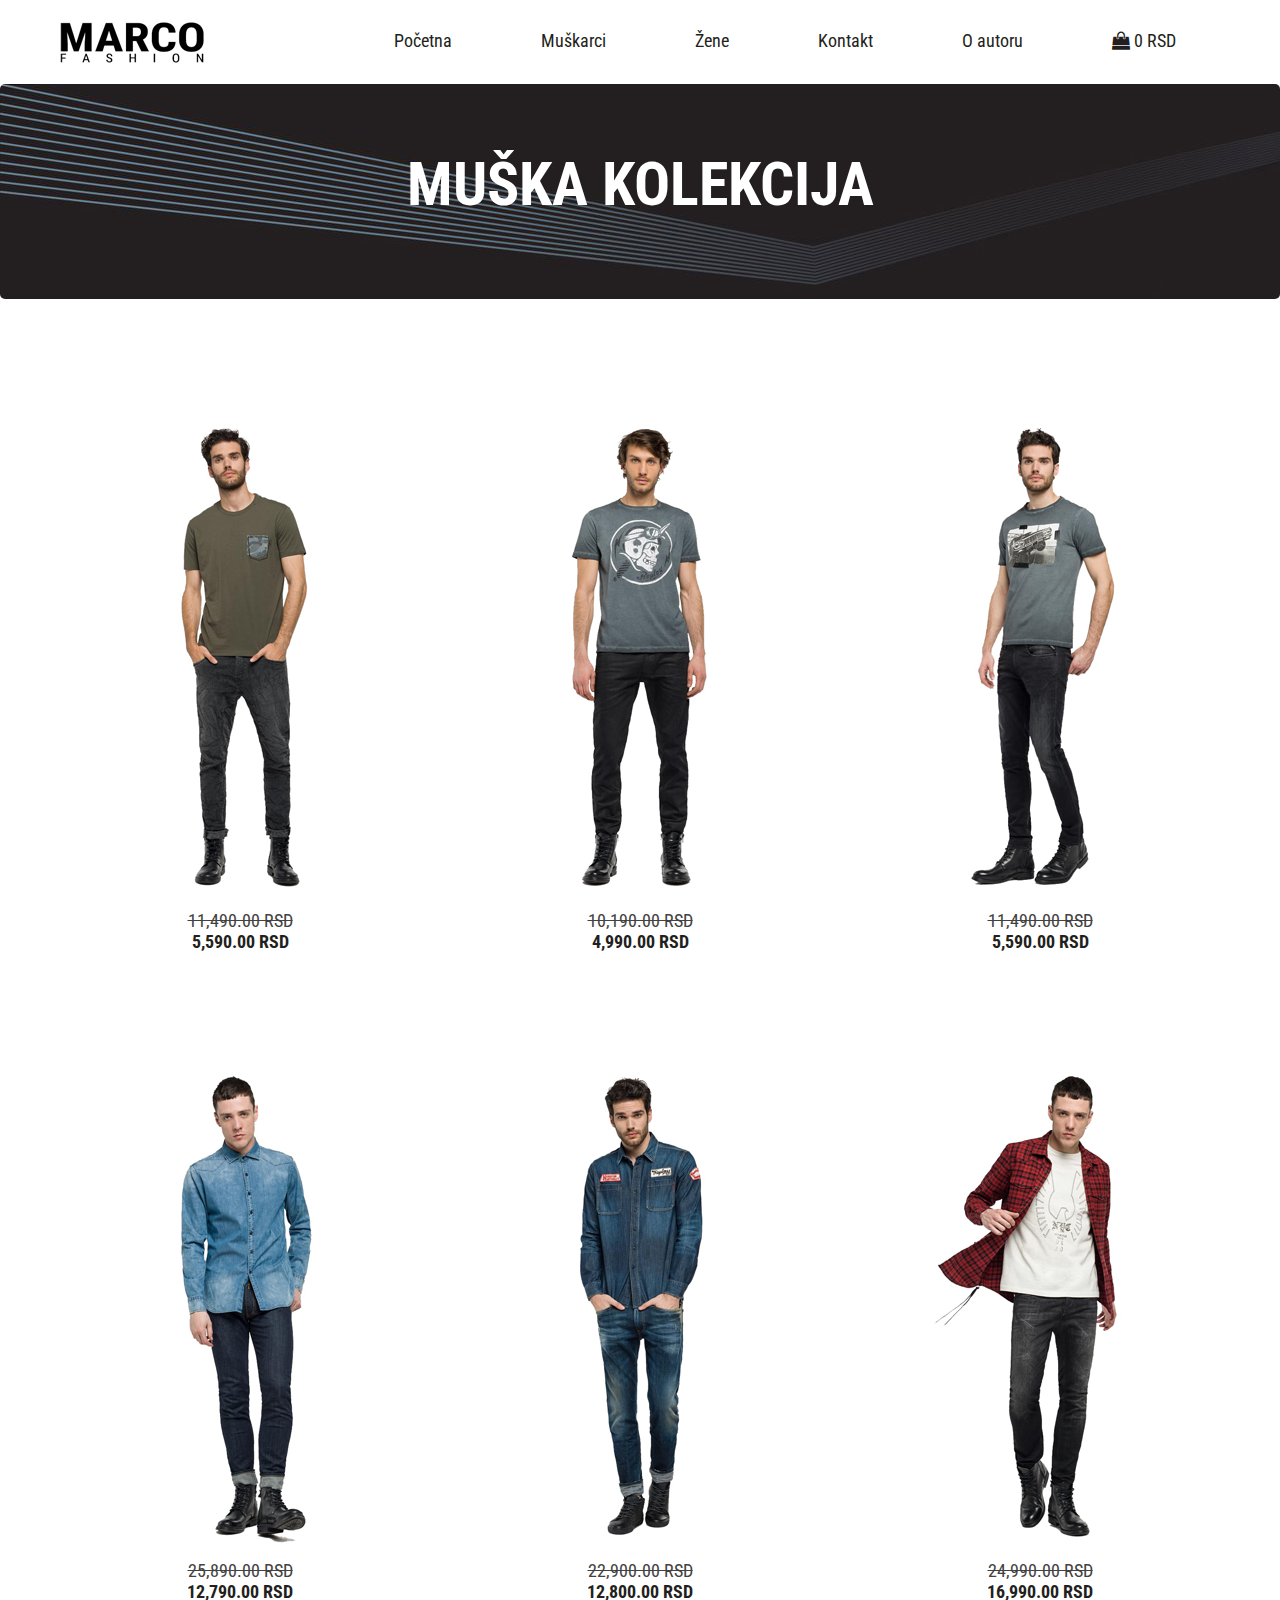
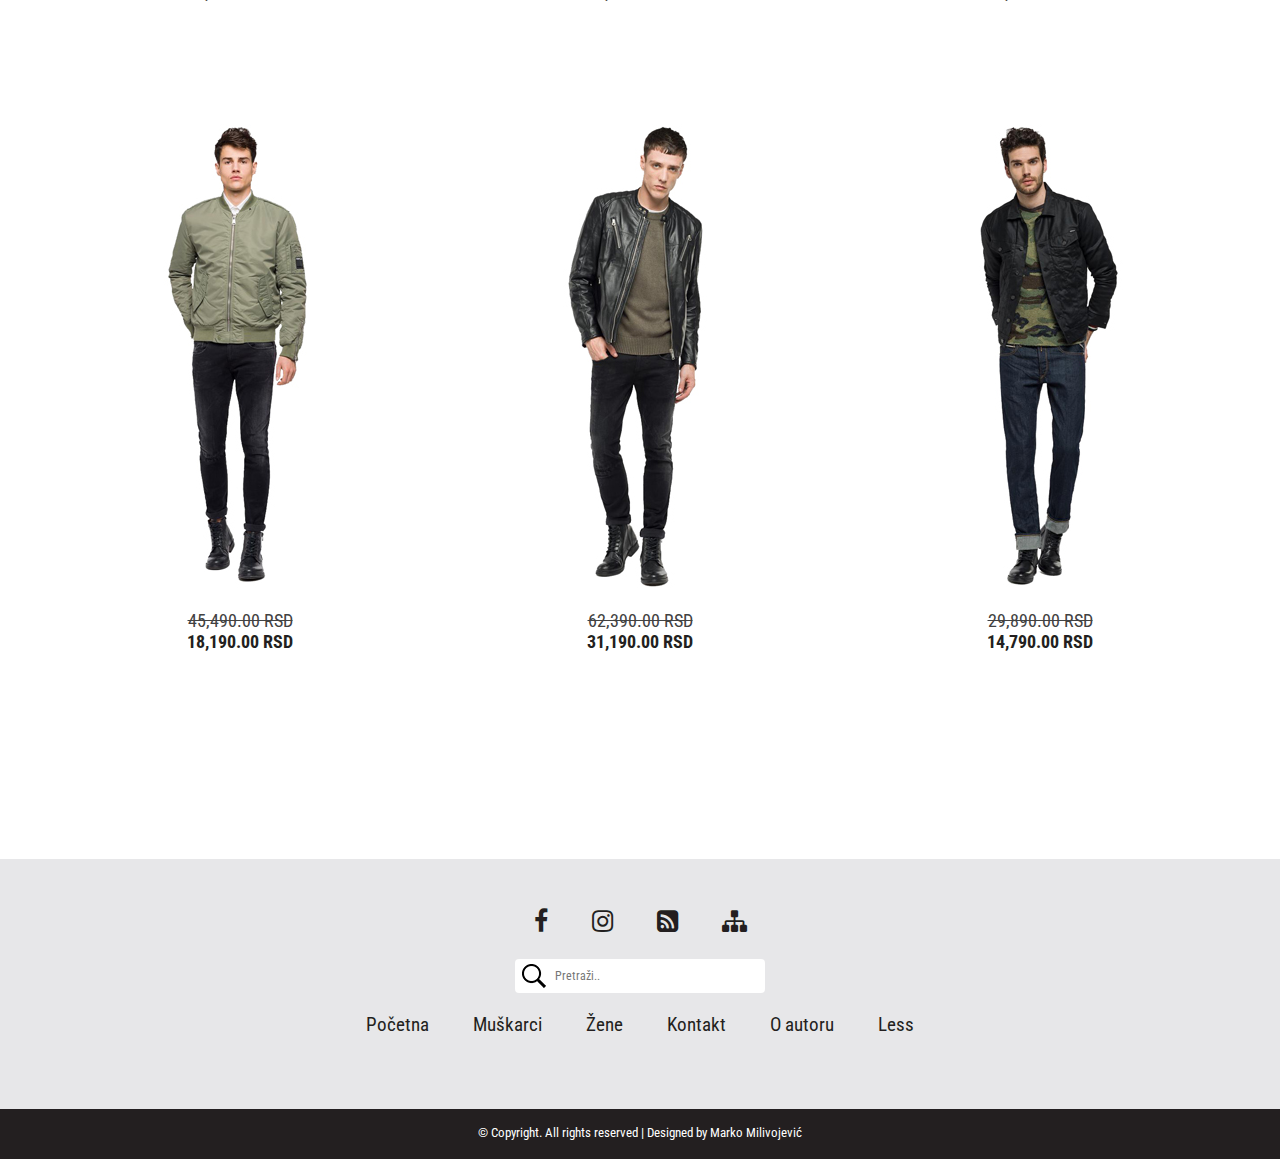
<file: muskarci.html>
<!DOCTYPE html>
<html>
<head>
	<title>Kupi odeću iz muške kolekcije</title>
	<meta http-equiv="X-UA-Compatible" content="IE=edge,chrome=1">
	<meta name="viewport" content="width=device-width, initial-scale=1">
	<meta name="description" content="Kupi odeću iz muške kolekcije.">
	<meta name="keywords" content="kupi,autoru,žene,početna,kontakt">
	<meta name="author" content="">
	<meta name="robots" content="index, follow">
	<link rel="icon" href="images/favicon.ico">
	<link rel="stylesheet" href="https://cdnjs.cloudflare.com/ajax/libs/font-awesome/4.7.0/css/font-awesome.min.css"/>
	<link rel="stylesheet" type="text/css" href="css/style.css"/>
	<meta name="viewport" content="width=device-width, initial-scale=1">
	<meta charset="UTF-8">
</head>
<body>
		<div id="zaglavljeDole">
			<div class="omotac">
				<div id="logo">
					<a href="index.html"><img src="images/logo.jpg" alt="logo"/></a>
				</div>
				<div id="meni">
					<ul>
						<li ><a href="index.html">Početna</a></li>
						<li><div class="dropdown">
							<a href="mmeni.html">Muškarci</a>	
							<div class="dropdown-content">
								<div class="pmeni">
									<a href="muskarci.html">Odeća</a>
									<a href="mobuca.html">Obuća</a>
									<a href="ma.html">Aksesoari</a>
								</div>
								<div class="menis" >
									<img src="images/men.jpg" alt="slika"/>
								</div>
							</div>
						</div>
						</li>
						<li>
						<div class="dropdown">
						<a href="wmeni.html">Žene</a>	
						<div class="dropdown-content">
						<div class="pmeni">
									<a href="zene.html">Odeća</a>
									<a href="zobuca.html">Obuća</a>
									<a href="za.html">Aksesoari</a>
						</div>
						<div class="menis" >
							 <img src="images/woman.jpg" alt="slika"/>
							</div>
						</div>
						</div>	
						</li>
						<li ><a href="kontakt.html">Kontakt</a></li>
						<li ><a href="index.html">O autoru</a></li>
						<li ><i class="fa fa-shopping-bag"></i>
							<span> 0 RSD </span>
						</li>		
					</ul>
				</div>
				<div class="cistac"></div>
			</div>
		</div>
	<div class="mslika">
		<h1>MUŠKA KOLEKCIJA</h1>
	</div>
	<div class="omotac">
		<div id="brendovi">
			<div class="brend">
				<img src="images/m1.jpg"  alt="Brend1"/>
					<div class="proizvod">
						<a href="kartica.html"><div class="kupi">KUPI</div></a>
					</div>
				<p class="starac">11,490.00 RSD</p>
				<p class="novac">5,590.00 RSD</p>
			</div>
			<div class="brend">
				<img src="images/m2.jpg" alt="Brend2"/>
					<div class="proizvod">
						<a href="kartica.html"><div class="kupi">KUPI</div></a>
					</div>
				<p class="starac">10,190.00 RSD</p>
				<p class="novac">4,990.00 RSD</p>
			</div>
			<div class="brend">
				<img src="images/m3.jpg" alt="Brend3"/>
					<div class="proizvod">
						<a href="kartica.html"><div class="kupi">KUPI</div></a>
					</div>
				<p class="starac">11,490.00 RSD</p>
				<p class="novac">5,590.00 RSD</p>
			</div>
			<div class="brend">
				<img src="images/m4.jpg" alt="Brend4"/>
					<div class="proizvod">
						<a href="kartica.html"><div class="kupi">KUPI</div></a>
					</div>
				<p class="starac">25,890.00 RSD</p>
				<p class="novac">12,790.00 RSD</p>
			</div>
			<div class="brend">
				<img src="images/m5.jpg" alt="Brend5"/>
					<div class="proizvod">
						<a href="kartica.html"><div class="kupi">KUPI</div></a>
					</div>
				<p class="starac">22,900.00 RSD</p>
				<p class="novac">12,800.00 RSD</p>
			</div>
			<div class="brend">
				<img src="images/m6.jpg" alt="Brend6"/>
					<div class="proizvod">
						<a href="kartica.html"><div class="kupi">KUPI</div></a>
					</div>
				<p class="starac">24,990.00 RSD</p>
				<p class="novac">16,990.00 RSD</p>
			</div>
			<div class="brend">
				<img src="images/m7.jpg" alt="Brend7"/>
					<div class="proizvod">
						<a href="kartica.html"><div class="kupi">KUPI</div></a>
					</div>
				<p class="starac">45,490.00 RSD</p>
				<p class="novac">18,190.00 RSD</p>
			</div>
			<div class="brend">
				<img src="images/m8.jpg" alt="Brend8"/>
					<div class="proizvod">
						<a href="kartica.html"><div class="kupi">KUPI</div></a>
					</div>
				<p class="starac">62,390.00 RSD</p>
				<p class="novac">31,190.00 RSD</p>
			</div>
			<div class="brend">
				<img src="images/m9.jpg" alt="Brend9"/>
					<div class="proizvod">
						<a href="kartica.html"><div class="kupi">KUPI</div></a>
					</div>
				<p class="starac">29,890.00 RSD</p>
				<p class="novac">14,790.00 RSD</p>
			</div>
			</div>
	</div>
	<footer>
		<div class="omotac">
			<div id="desno">
				<div id="fafaikonice">
					<ul>
						<a href="https://www.facebook.com/marko.milivojevic.921"><i class="fa fa-facebook"></i></a>
						<a href="https://www.instagram.com/marko_milivojevic/"><i class="fa fa-instagram"></i></a>
						<a href="rss.xml"><i class="fa fa-rss-square"></i></a>
						<a href="sitemap.xml"><i class="fa fa-sitemap"></i></a>
					</ul>
				</div>
				<form id="forma">
					<input type="text" name="search" placeholder="Pretraži.."/>
				</form>
				<div id="menidole">
					<ul>
						<li ><a href="index.html">Početna</a></li>
						<li><a href="mmeni.html">Muškarci</a></li>
						<li><a href="wmeni.html">Žene</a></li>
						<li ><a href="kontakt.html">Kontakt</a></li>
						<li ><a href="autor.html">O autoru</a></li>
						<li><a href="less.txt">Less</a></li>
					</ul>
				</div>
			</div>
		</div>
	</footer>
			<div id="dolef">
				<p>&copy; Copyright. All rights reserved | Designed by Marko Milivojević</p>
			</div>

</body>
</html>
</file>
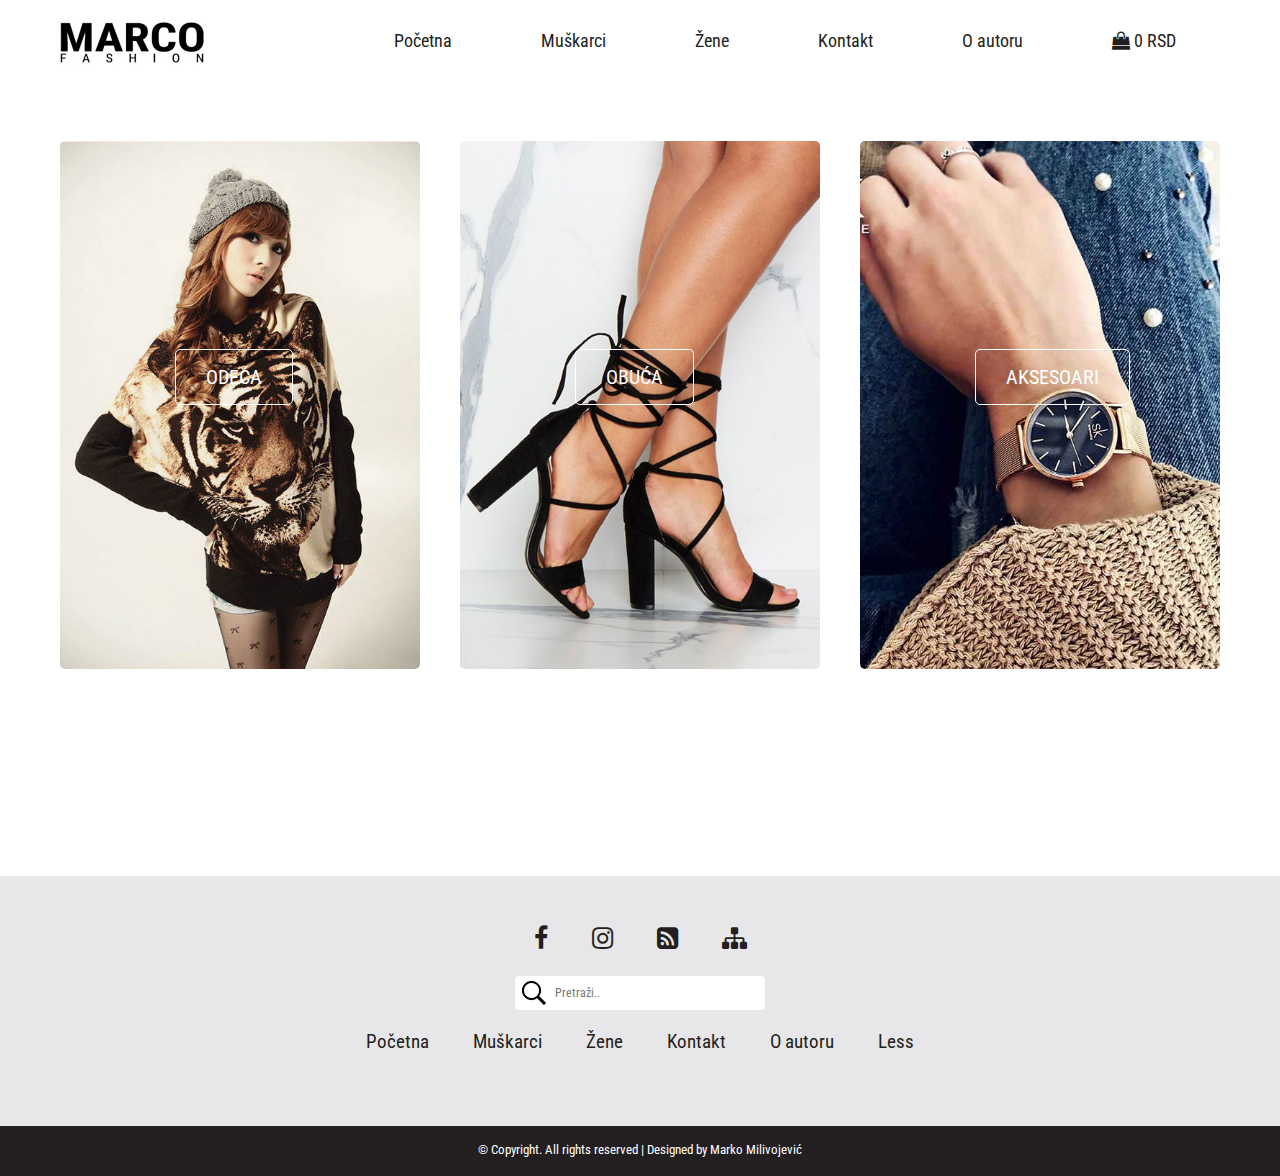
<file: wmeni.html>
<!DOCTYPE html>
<html>
<head>
	<title>ODEĆA OBUĆA AKSESOARI</title>
	<meta http-equiv="X-UA-Compatible" content="IE=edge,chrome=1">
	<meta name="viewport" content="width=device-width, initial-scale=1">
	<meta name="description" content="Nova kolekcija je tu ODEĆA OBUĆA AKSESOARI">
	<meta name="keywords" content="aksesoari,žene,početna,kontakt,autoru">
	<meta name="author" content="">
	<meta name="robots" content="index, follow">
	<link rel="icon" href="images/favicon.ico">
	<link rel="stylesheet" href="https://cdnjs.cloudflare.com/ajax/libs/font-awesome/4.7.0/css/font-awesome.min.css"/>
	<link rel="stylesheet" type="text/css" href="css/style.css"/>
	<meta name="viewport" content="width=device-width, initial-scale=1">
	<meta charset="UTF-8">
</head>
<body>
		<div id="zaglavljeDole">
			<div class="omotac">
				<div id="logo">
					<a href="index.html"><img src="images/logo.jpg" alt="logo"/></a>
				</div>
				<div id="meni">
					<ul>
						<li ><a href="index.html">Početna</a></li>
						<li><div class="dropdown">
							<a href="mmeni.html">Muškarci</a>	
							<div class="dropdown-content">
								<div class="pmeni">
									<a href="muskarci.html">Odeća</a>
									<a href="mobuca.html">Obuća</a>
									<a href="ma.html">Aksesoari</a>
								</div>
								<div class="menis" >
									<img src="images/men.jpg" alt="slika"/>
								</div>
							</div>
						</div>
						</li>
						<li>
						<div class="dropdown">
						<a href="wmeni.html">Žene</a>	
						<div class="dropdown-content">
						<div class="pmeni">
									<a href="zene.html">Odeća</a>
									<a href="zobuca.html">Obuća</a>
									<a href="za.html">Aksesoari</a>
						</div>
						<div class="menis" >
							 <img src="images/woman.jpg" alt="slika"/>
							</div>
						</div>
						</div>	
						</li>
						<li ><a href="kontakt.html">Kontakt</a></li>
						<li ><a href="autor.html">O autoru</a></li>
						<li ><i class="fa fa-shopping-bag"></i>
							<span> 0 RSD </span>
						</li>		
					</ul>
				</div>
				<div class="cistac"></div>
			</div>
		</div>
		
		<div class="omotac">
			<div id="mmeni">
				<div class="mmeni1">
					<img src="images/111.jpg" alt="odeca"/>
					<a href="zene.html"><p>ODEĆA</p></a>
				</div>
				<div class="mmeni1">
					<img src="images/333.jpg" alt="obuca"/>
					<a href="zobuca.html"><p>OBUĆA</p></a>
				</div>
				<div class="mmeni1">
					<img src="images/22.jpg" alt="aksesoari"/>
					<a href="za.html"><p>AKSESOARI</p></a>
				</div>
			</div>
		</div>
		
		
		
			<footer>
		<div class="omotac">
			<div id="desno">
				<div id="fafaikonice">
					<ul>
						<a href="https://www.facebook.com/marko.milivojevic.921"><i class="fa fa-facebook"></i></a>
						<a href="https://www.instagram.com/marko_milivojevic/"><i class="fa fa-instagram"></i></a>
						<a href="rss.xml"><i class="fa fa-rss-square"></i></a>
						<a href="sitemap.xml"><i class="fa fa-sitemap"></i></a>
					</ul>
				</div>
				<form id="forma">
					<input type="text" name="search" placeholder="Pretraži.."/>
				</form>
				<div id="menidole">
					<ul>
						<li ><a href="index.html">Početna</a></li>
						<li><a href="mmeni.html">Muškarci</a></li>
						<li><a href="wmeni.html">Žene</a></li>
						<li ><a href="kontakt.html">Kontakt</a></li>
						<li ><a href="autor.html">O autoru</a></li>
						<li><a href="less.txt">Less</a></li>
					</ul>
				</div>
			</div>
		</div>
	</footer>
			<div id="dolef">
				<p>&copy; Copyright. All rights reserved | Designed by Marko Milivojević</p>
			</div>

</body>
</html>
</file>
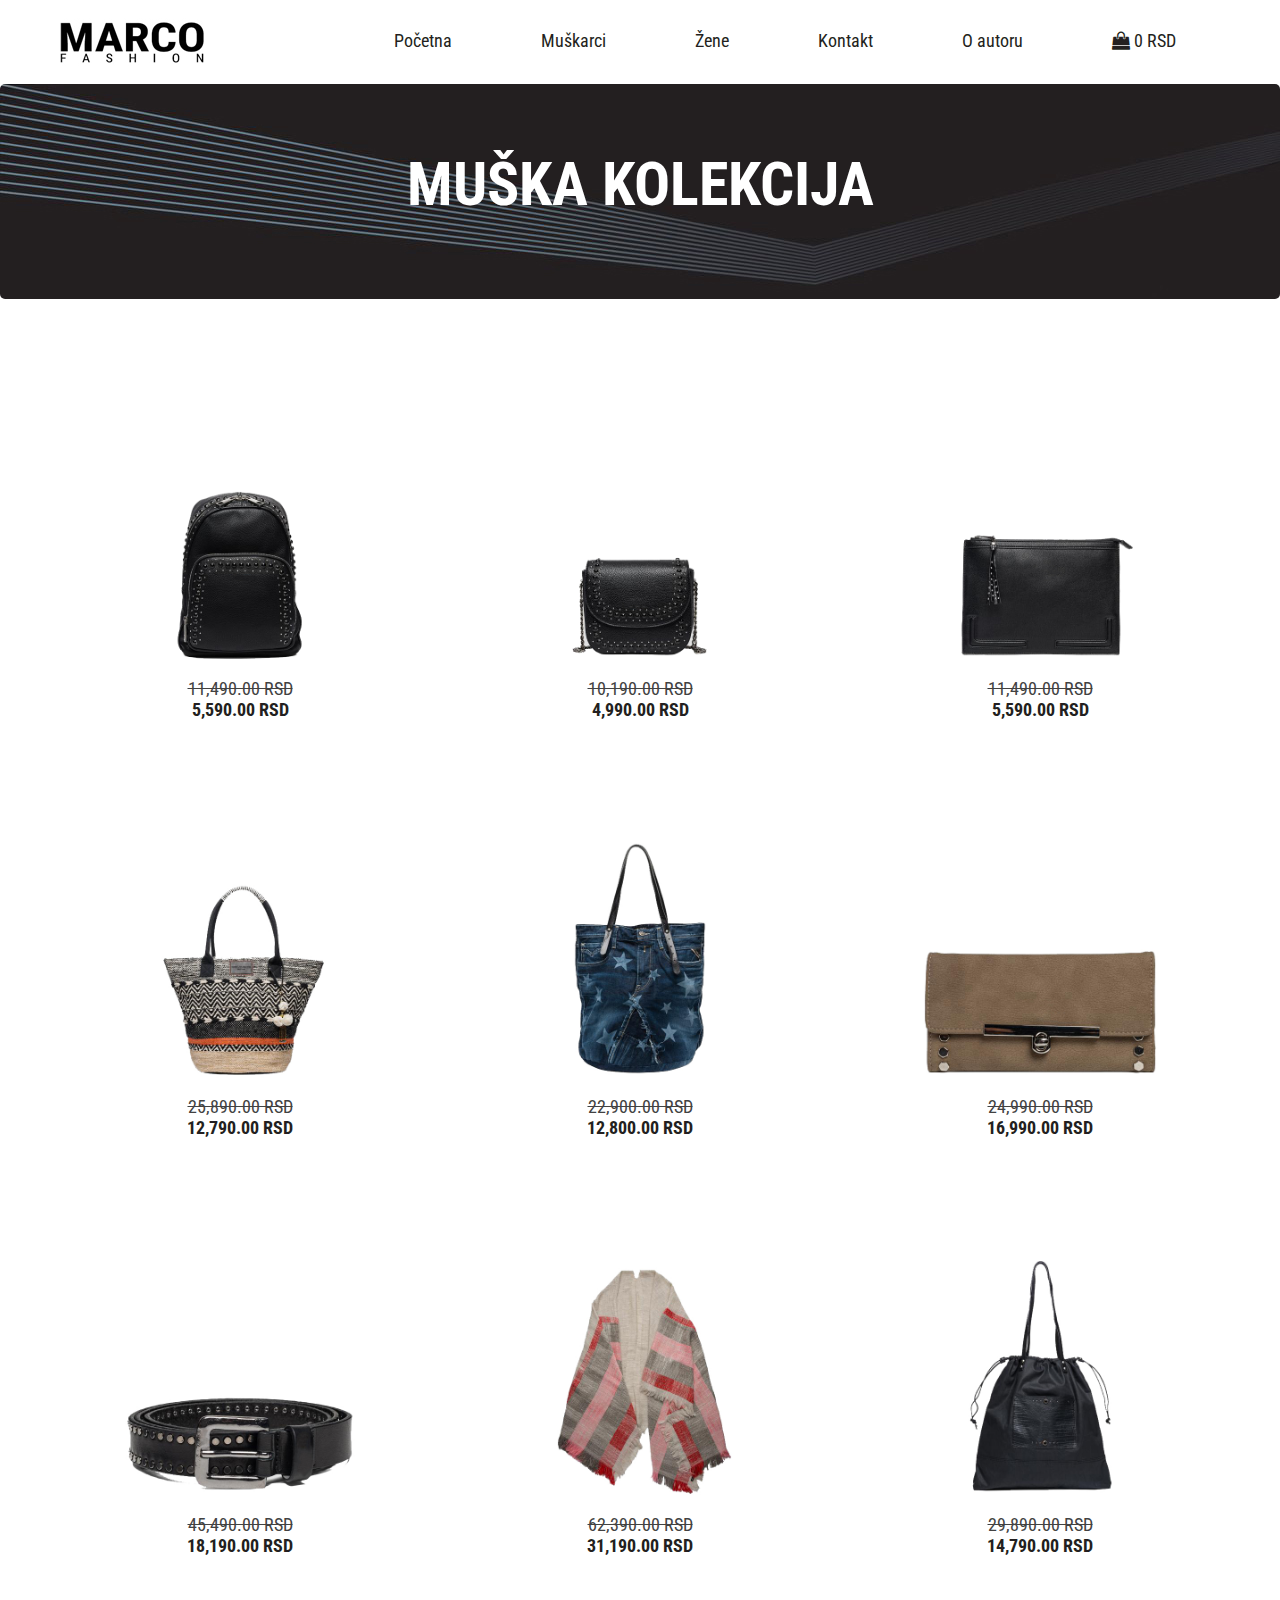
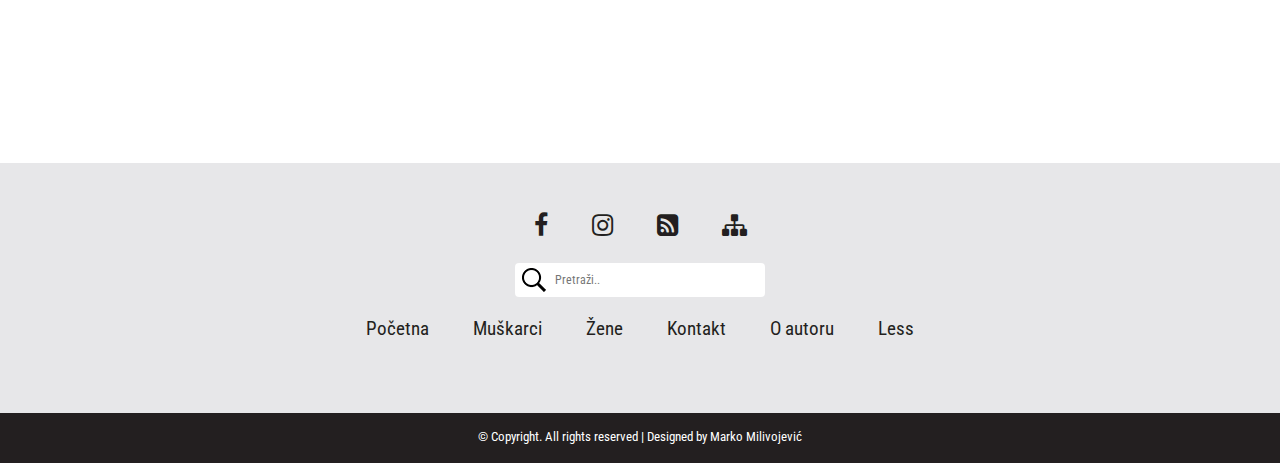
<file: za.html>
<!DOCTYPE html>
<html>
<head>
	<title>Kupi odeću iz ženske kolekcije</title>
	<meta http-equiv="X-UA-Compatible" content="IE=edge,chrome=1">
	<meta name="viewport" content="width=device-width, initial-scale=1">
	<meta name="description" content="Kupi odeću iz ženske kolekcije.">
	<meta name="keywords" content="kupi,autoru,žene,početna,kontakt">
	<meta name="author" content="">
	<meta name="robots" content="index, follow">
	<link rel="icon" href="images/favicon.ico">
	<link rel="stylesheet" href="https://cdnjs.cloudflare.com/ajax/libs/font-awesome/4.7.0/css/font-awesome.min.css"/>
	<link rel="stylesheet" type="text/css" href="css/style.css"/>
	<meta name="viewport" content="width=device-width, initial-scale=1">
	<meta charset="UTF-8">
</head>
<body>
		<div id="zaglavljeDole">
			<div class="omotac">
				<div id="logo">
					<a href="index.html"><img src="images/logo.jpg" alt="logo"/></a>
				</div>
				<div id="meni">
					<ul>
						<li ><a href="index.html">Početna</a></li>
						<li><div class="dropdown">
							<a href="mmeni.html">Muškarci</a>	
							<div class="dropdown-content">
								<div class="pmeni">
									<a href="muskarci.html">Odeća</a>
									<a href="mobuca.html">Obuća</a>
									<a href="ma.html">Aksesoari</a>
								</div>
								<div class="menis" >
									<img src="images/men.jpg" alt="slika"/>
								</div>
							</div>
						</div>
						</li>
						<li>
						<div class="dropdown">
						<a href="wmeni.html">Žene</a>	
						<div class="dropdown-content">
						<div class="pmeni">
									<a href="zene.html">Odeća</a>
									<a href="zobuca.html">Obuća</a>
									<a href="za.html">Aksesoari</a>
						</div>
						<div class="menis" >
							 <img src="images/woman.jpg" alt="slika"/>
							</div>
						</div>
						</div>	
						</li>
						<li ><a href="kontakt.html">Kontakt</a></li>
						<li ><a href="autor.html">O autoru</a></li>
						<li ><i class="fa fa-shopping-bag"></i>
							<span> 0 RSD </span>
						</li>		
					</ul>
				</div>
				<div class="cistac"></div>
			</div>
		</div>
	<div class="mslika">
		<h1>MUŠKA KOLEKCIJA</h1>
	</div>
	<div class="omotac">
		<div id="brendovi">
			<div class="brend">
				<img src="images/za1.jpg" alt="Brend1"/>
					<div class="proizvod">
						<a href="kartica.html"><div class="kupi">KUPI</div></a>
					</div>
				<p class="starac">11,490.00 RSD</p>
				<p class="novac">5,590.00 RSD</p>
			</div>
			<div class="brend">
				<img src="images/za2.jpg" alt="Brend2"/>
					<div class="proizvod">
						<a href="kartica.html"><div class="kupi">KUPI</div></a>
					</div>
				<p class="starac">10,190.00 RSD</p>
				<p class="novac">4,990.00 RSD</p>
			</div>
			<div class="brend">
				<img src="images/za3.jpg" alt="Brend3"/>
					<div class="proizvod">
						<a href="kartica.html"><div class="kupi">KUPI</div></a>
					</div>
				<p class="starac">11,490.00 RSD</p>
				<p class="novac">5,590.00 RSD</p>
			</div>
			<div class="brend">
				<img src="images/za4.jpg" alt="Brend4"/>
					<div class="proizvod">
						<a href="kartica.html"><div class="kupi">KUPI</div></a>
					</div>
				<p class="starac">25,890.00 RSD</p>
				<p class="novac">12,790.00 RSD</p>
			</div>
			<div class="brend">
				<img src="images/za5.jpg" alt="Brend5"/>
					<div class="proizvod">
						<a href="kartica.html"><div class="kupi">KUPI</div></a>
					</div>
				<p class="starac">22,900.00 RSD</p>
				<p class="novac">12,800.00 RSD</p>
			</div>
			<div class="brend">
				<img src="images/za6.jpg" alt="Brend6"/>
					<div class="proizvod">
						<a href="kartica.html"><div class="kupi">KUPI</div></a>
					</div>
				<p class="starac">24,990.00 RSD</p>
				<p class="novac">16,990.00 RSD</p>
			</div>
			<div class="brend">
				<img src="images/za7.jpg" alt="Brend7"/>
					<div class="proizvod">
						<a href="kartica.html"><div class="kupi">KUPI</div></a>
					</div>
				<p class="starac">45,490.00 RSD</p>
				<p class="novac">18,190.00 RSD</p>
			</div>
			<div class="brend">
				<img src="images/za8.jpg" alt="Brend8"/>
					<div class="proizvod">
						<a href="kartica.html"><div class="kupi">KUPI</div></a>
					</div>
				<p class="starac">62,390.00 RSD</p>
				<p class="novac">31,190.00 RSD</p>
			</div>
			<div class="brend">
				<img src="images/za9.jpg" alt="Brend9"/>
					<div class="proizvod">
						<a href="kartica.html"><div class="kupi">KUPI</div></a>
					</div>
				<p class="starac">29,890.00 RSD</p>
				<p class="novac">14,790.00 RSD</p>
			</div>
			</div>
	</div>
	<footer>
		<div class="omotac">
			<div id="desno">
				<div id="fafaikonice">
					<ul>
						<a href="https://www.facebook.com/marko.milivojevic.921"><i class="fa fa-facebook"></i></a>
						<a href="https://www.instagram.com/marko_milivojevic/"><i class="fa fa-instagram"></i></a>
						<a href="rss.xml"><i class="fa fa-rss-square"></i></a>
						<a href="sitemap.xml"><i class="fa fa-sitemap"></i></a>
					</ul>
				</div>
				<form id="forma">
					<input type="text" name="search" placeholder="Pretraži.."/>
				</form>
				<div id="menidole">
					<ul>
						<li ><a href="index.html">Početna</a></li>
						<li><a href="mmeni.html">Muškarci</a></li>
						<li><a href="wmeni.html">Žene</a></li>
						<li ><a href="kontakt.html">Kontakt</a></li>
						<li ><a href="autor.html">O autoru</a></li>
						<li><a href="less.txt">Less</a></li>
					</ul>
				</div>
			</div>
		</div>
	</footer>
			<div id="dolef">
				<p>&copy; Copyright. All rights reserved | Designed by Marko Milivojević</p>
			</div>

</body>
</html>
</file>
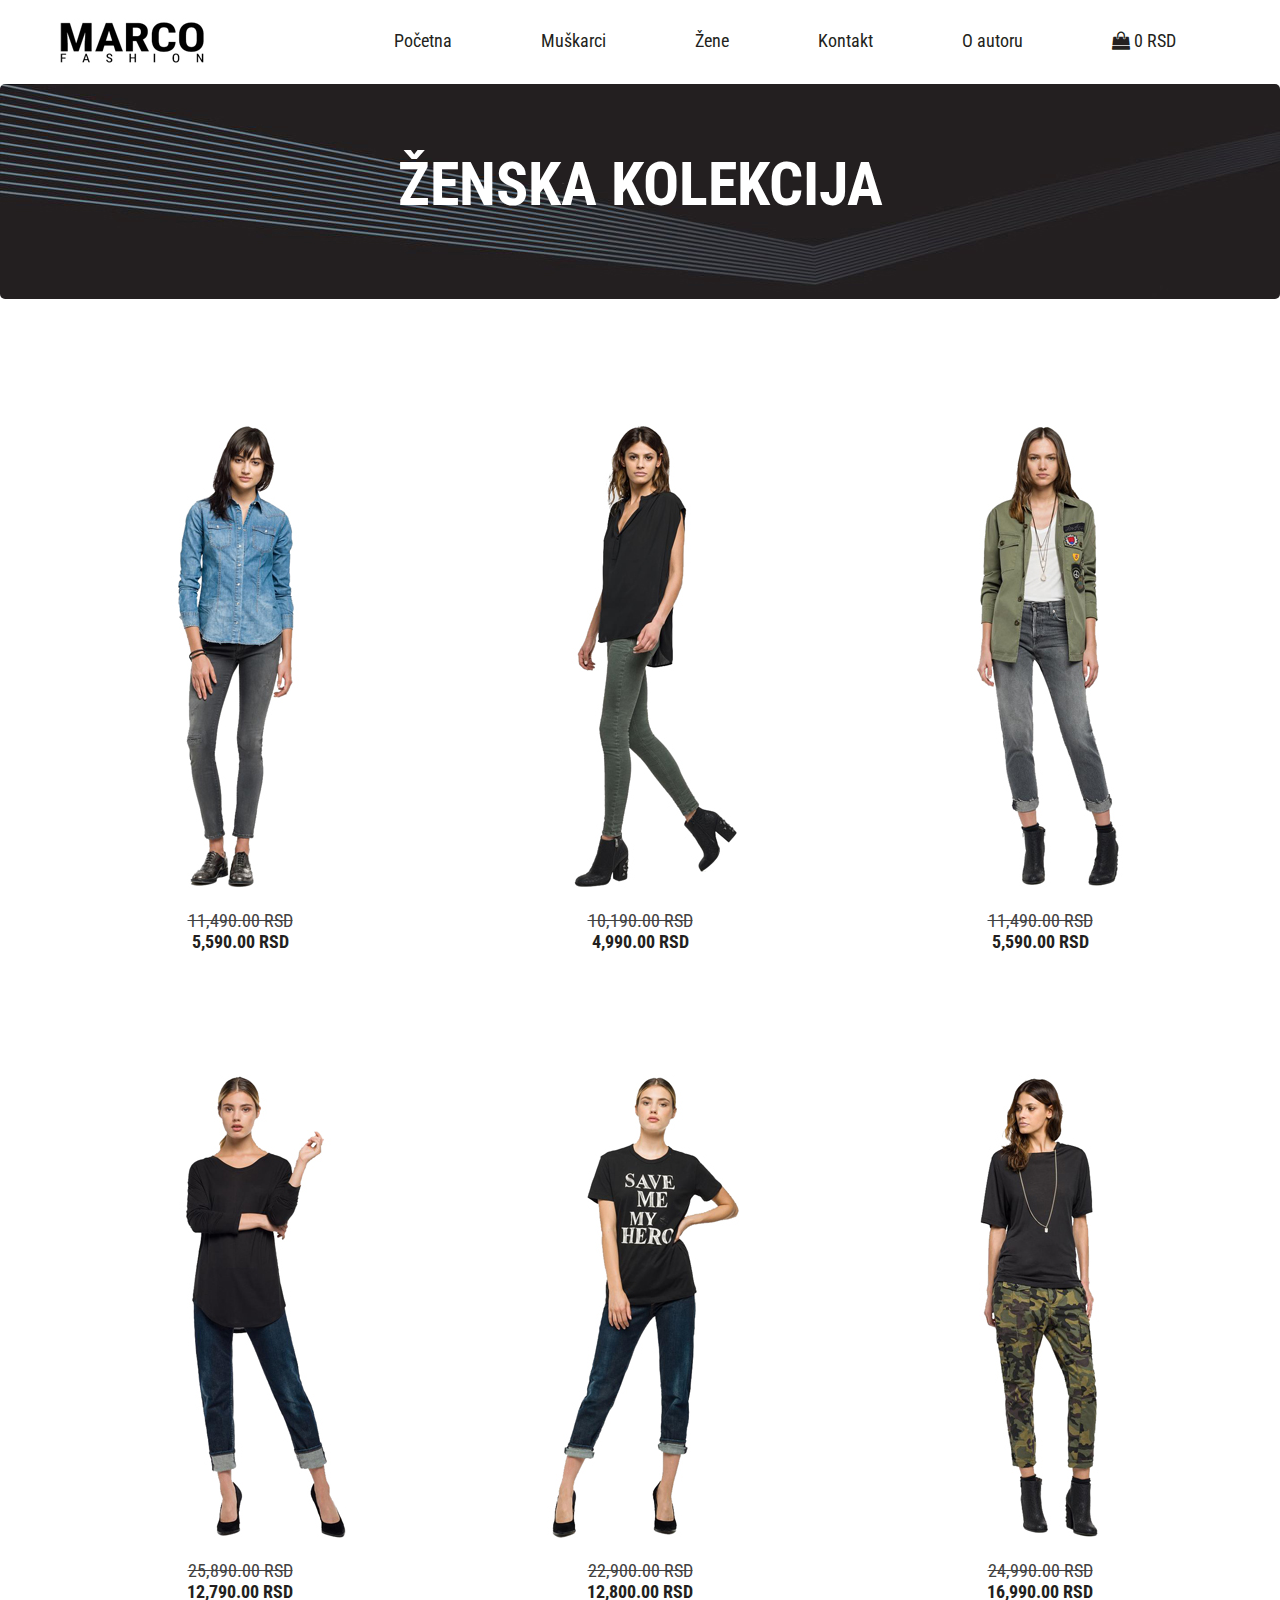
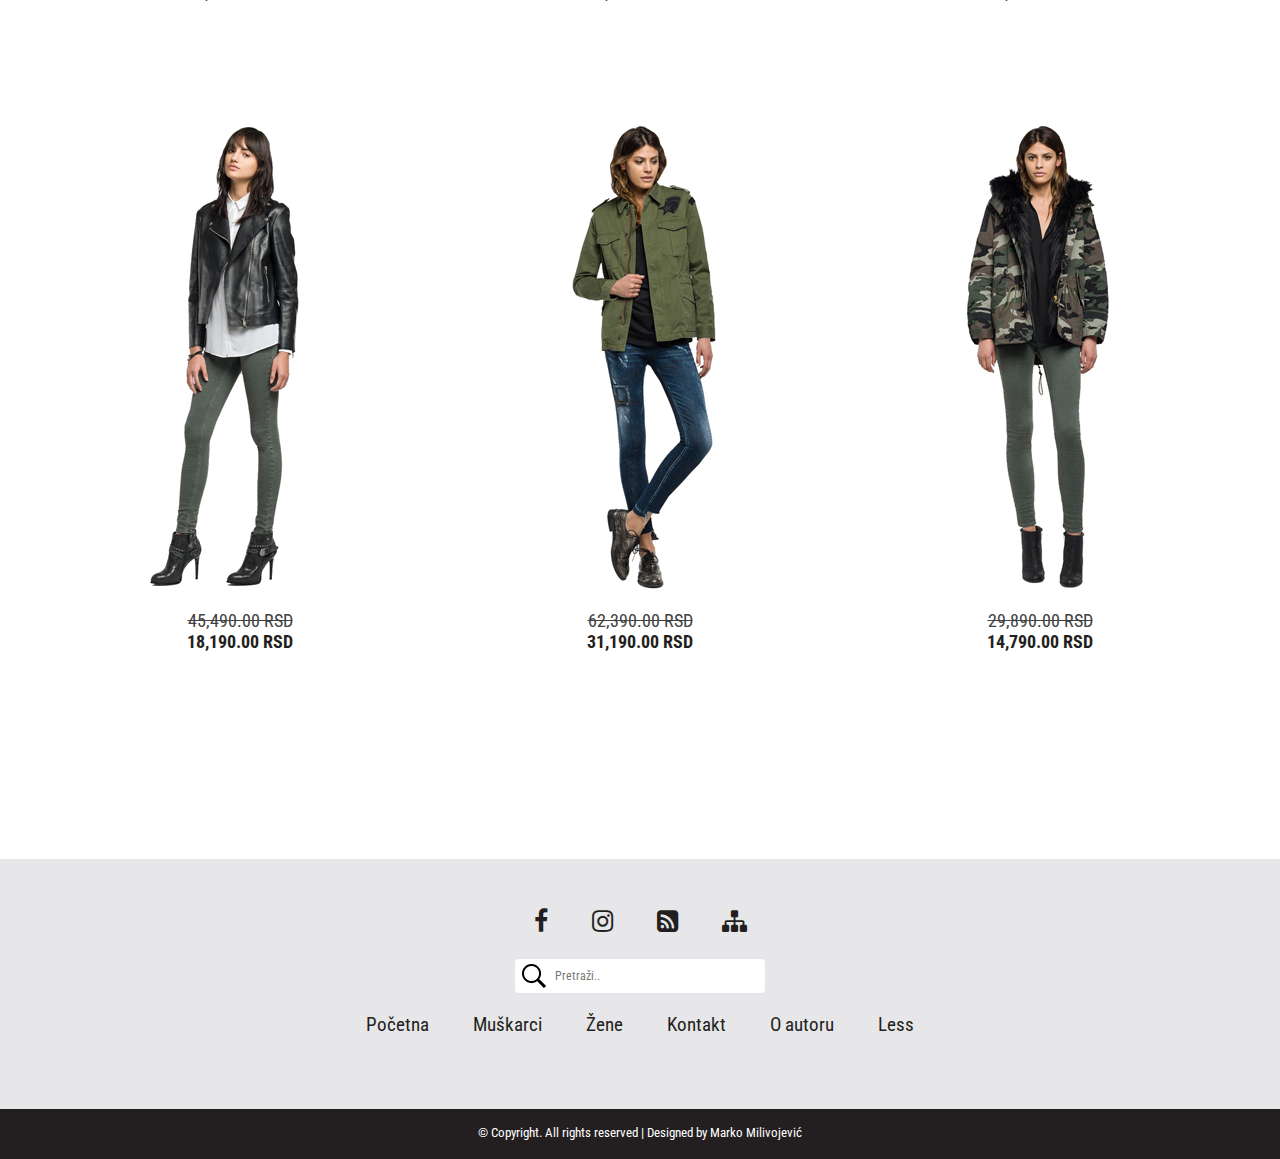
<file: zene.html>
<!DOCTYPE html>
<html>
<head>
	<title>Kupi odeću iz ženske kolekcije</title>
	<meta http-equiv="X-UA-Compatible" content="IE=edge,chrome=1">
	<meta name="viewport" content="width=device-width, initial-scale=1">
	<meta name="description" content="Kupi odeću iz ženske kolekcije.">
	<meta name="keywords" content="kupi,autoru,žene,početna,kontakt">
	<meta name="author" content="">
	<meta name="robots" content="index, follow">
	<link rel="icon" href="images/favicon.ico">
	<link rel="stylesheet" href="https://cdnjs.cloudflare.com/ajax/libs/font-awesome/4.7.0/css/font-awesome.min.css"/>
	<link rel="stylesheet" type="text/css" href="css/style.css"/>
	<meta name="viewport" content="width=device-width, initial-scale=1">
	<meta charset="UTF-8">
</head>
<body>
		<div id="zaglavljeDole">
			<div class="omotac">
				<div id="logo">
					<a href="index.html"><img src="images/logo.jpg" alt="logo"/></a>
				</div>
				<div id="meni">
					<ul>
						<li ><a href="index.html">Početna</a></li>
						<li><div class="dropdown">
							<a href="mmeni.html">Muškarci</a>	
							<div class="dropdown-content">
								<div class="pmeni">
									<a href="muskarci.html">Odeća</a>
									<a href="mobuca.html">Obuća</a>
									<a href="ma.html">Aksesoari</a>
								</div>
								<div class="menis" >
									<img src="images/men.jpg" alt="slika"/>
								</div>
							</div>
						</div>
						</li>
						<li>
						<div class="dropdown">
						<a href="wmeni.html">Žene</a>	
						<div class="dropdown-content">
						<div class="pmeni">
									<a href="zene.html">Odeća</a>
									<a href="zobuca.html">Obuća</a>
									<a href="za.html">Aksesoari</a>
						</div>
						<div class="menis" >
							 <img src="images/woman.jpg" alt="slika"/>
							</div>
						</div>
						</div>	
						</li>
						<li ><a href="kontakt.html">Kontakt</a></li>
						<li ><a href="index.html">O autoru</a></li>
						<li ><i class="fa fa-shopping-bag"></i>
							<span> 0 RSD </span>
						</li>		
					</ul>
				</div>
				<div class="cistac"></div>
			</div>
		</div>
	<div class="mslika">
		<h1>ŽENSKA KOLEKCIJA</h1>
	</div>
		<div class="omotac">
			<div id="brendovi">
				<div class="brend">
					<img src="images/w1.jpg" alt="Brend1"/>
					<div class="proizvod">
						<a href="kartica.html"><div class="kupi">KUPI</div></a>
					</div>
					<p class="starac">11,490.00 RSD</p>
					<p class="novac">5,590.00 RSD</p>
				</div>
				<div class="brend">
					<img src="images/w2.jpg" alt="Brend2"/>
					<div class="proizvod">
						<a href="kartica.html"><div class="kupi">KUPI</div></a>
					</div>
					<p class="starac">10,190.00 RSD</p>
					<p class="novac">4,990.00 RSD</p>
				</div>
				<div class="brend">
					<img src="images/w3.jpg" alt="Brend3"/>
					<div class="proizvod">
						<a href="kartica.html"><div class="kupi">KUPI</div></a>
					</div>
					<p class="starac">11,490.00 RSD</p>
					<p class="novac">5,590.00 RSD</p>
				</div>
				<div class="brend">
					<img src="images/w4.jpg" alt="Brend4"/>
					<div class="proizvod">
						<a href="kartica.html"><div class="kupi">KUPI</div></a>
					</div>
					<p class="starac">25,890.00 RSD</p>
					<p class="novac">12,790.00 RSD</p>
				</div>
				<div class="brend">
					<img src="images/w5.jpg" alt="Brend5"/>
					<div class="proizvod">
						<a href="kartica.html"><div class="kupi">KUPI</div></a>
					</div>
					<p class="starac">22,900.00 RSD</p>
					<p class="novac">12,800.00 RSD</p>
				</div>
				<div class="brend">
					<img src="images/w6.jpg" alt="Brend6"/>
					<div class="proizvod">
						<a href="kartica.html"><div class="kupi">KUPI</div></a>
					</div>
					<p class="starac">24,990.00 RSD</p>
					<p class="novac">16,990.00 RSD</p>
				</div>
				<div class="brend">
					<img src="images/w7.jpg" alt="Brend7"/>
					<div class="proizvod">
						<a href="kartica.html"><div class="kupi">KUPI</div></a>
					</div>
					<p class="starac">45,490.00 RSD</p>
					<p class="novac">18,190.00 RSD</p>
				</div>
				<div class="brend">
					<img src="images/w8.jpg" alt="Brend8"/>
					<div class="proizvod">
						<a href="kartica.html"><div class="kupi">KUPI</div></a>
					</div>
					<p class="starac">62,390.00 RSD</p>
					<p class="novac">31,190.00 RSD</p>
				</div>
				<div class="brend">
					<img src="images/w9.jpg" alt="Brend9"/>
					<div class="proizvod">
						<a href="kartica.html"><div class="kupi">KUPI</div></a>
					</div>
					<p class="starac">29,890.00 RSD</p>
					<p class="novac">14,790.00 RSD</p>
				</div>
			</div>
	</div>
	<footer>
		<div class="omotac">
			<div id="desno">
				<div id="fafaikonice">
					<ul>
						<a href="https://www.facebook.com/marko.milivojevic.921"><i class="fa fa-facebook"></i></a>
						<a href="https://www.instagram.com/marko_milivojevic/"><i class="fa fa-instagram"></i></a>
						<a href="rss.xml"><i class="fa fa-rss-square"></i></a>
						<a href="sitemap.xml"><i class="fa fa-sitemap"></i></a>
					</ul>
				</div>
				<form id="forma">
					<input type="text" name="search" placeholder="Pretraži.."/>
				</form>
				<div id="menidole">
					<ul>
						<li ><a href="index.html">Početna</a></li>
						<li><a href="mmeni.html">Muškarci</a></li>
						<li><a href="wmeni.html">Žene</a></li>
						<li ><a href="kontakt.html">Kontakt</a></li>
						<li ><a href="autor.html">O autoru</a></li>
						<li><a href="less.txt">Less</a></li>
					</ul>
				</div>
			</div>
		</div>
	</footer>
			<div id="dolef">
				<p>&copy; Copyright. All rights reserved | Designed by Marko Milivojević</p>
			</div>

</body>
</html>
</file>
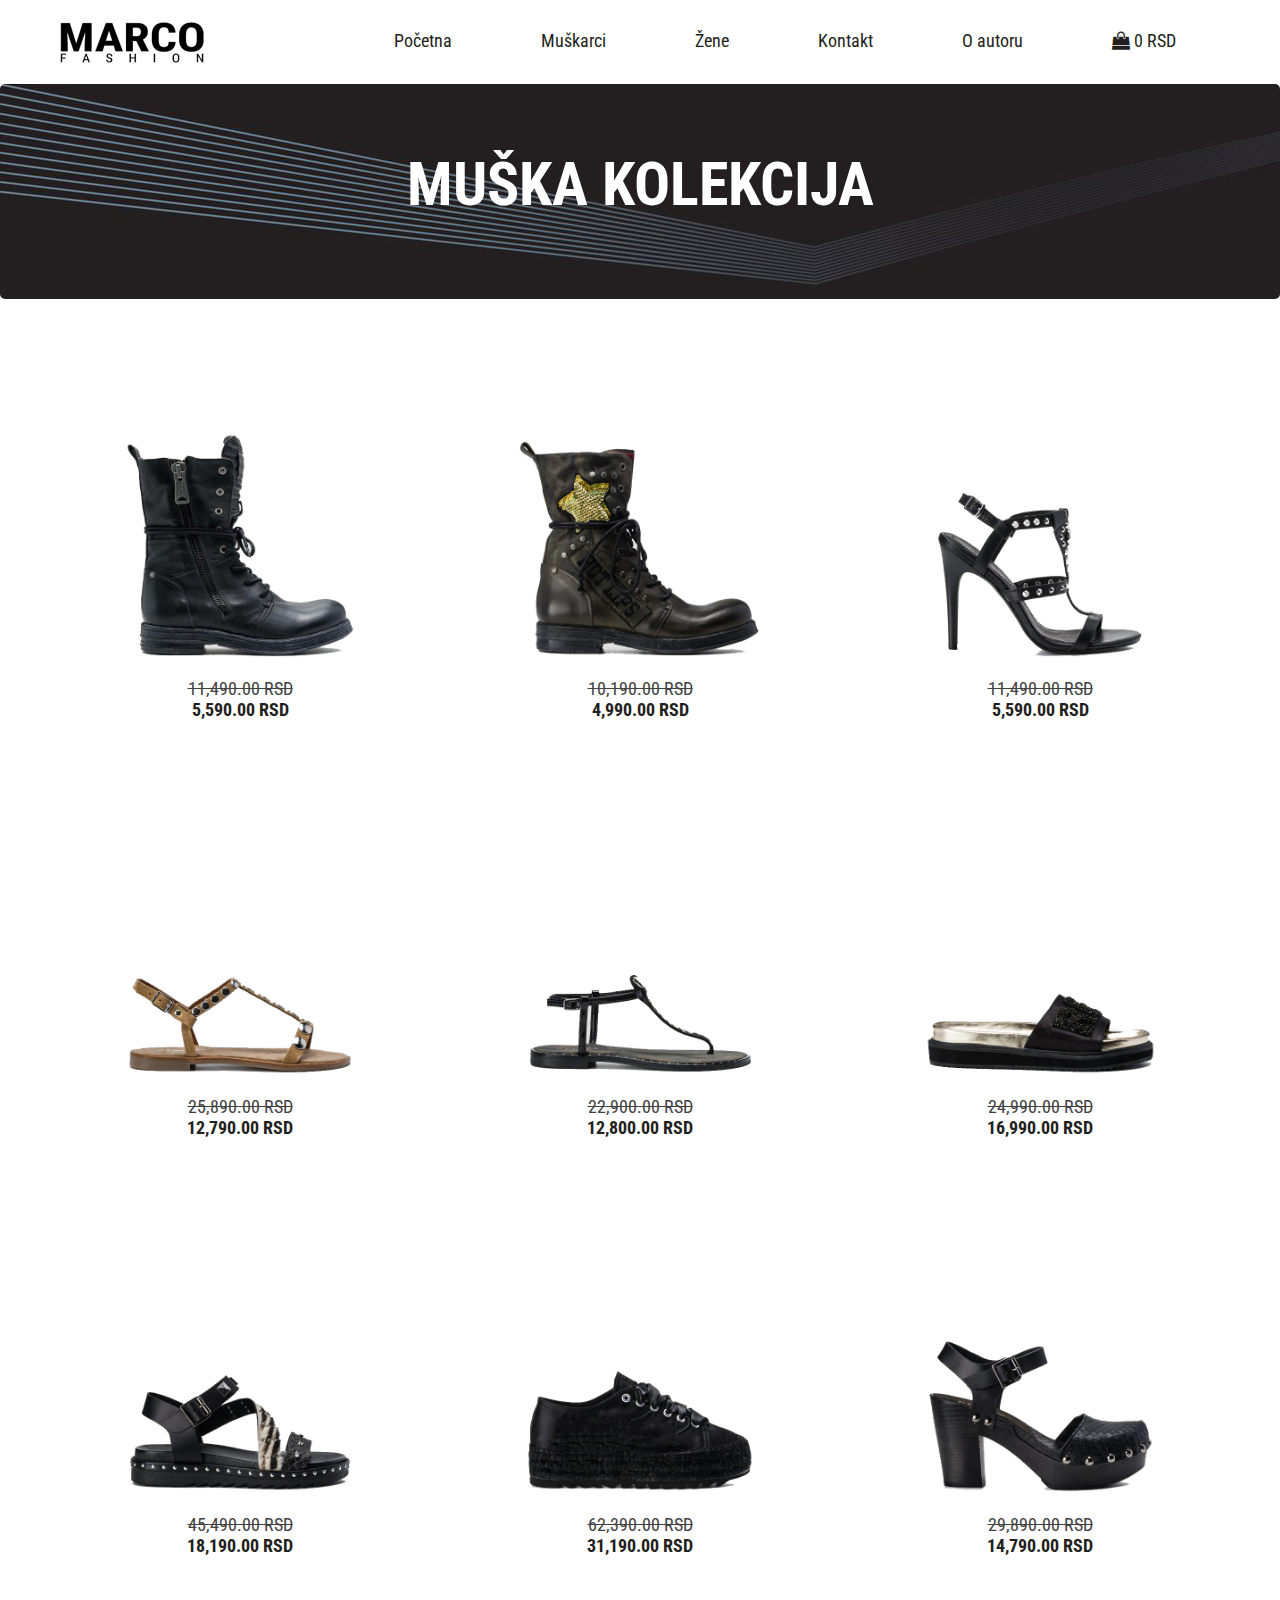
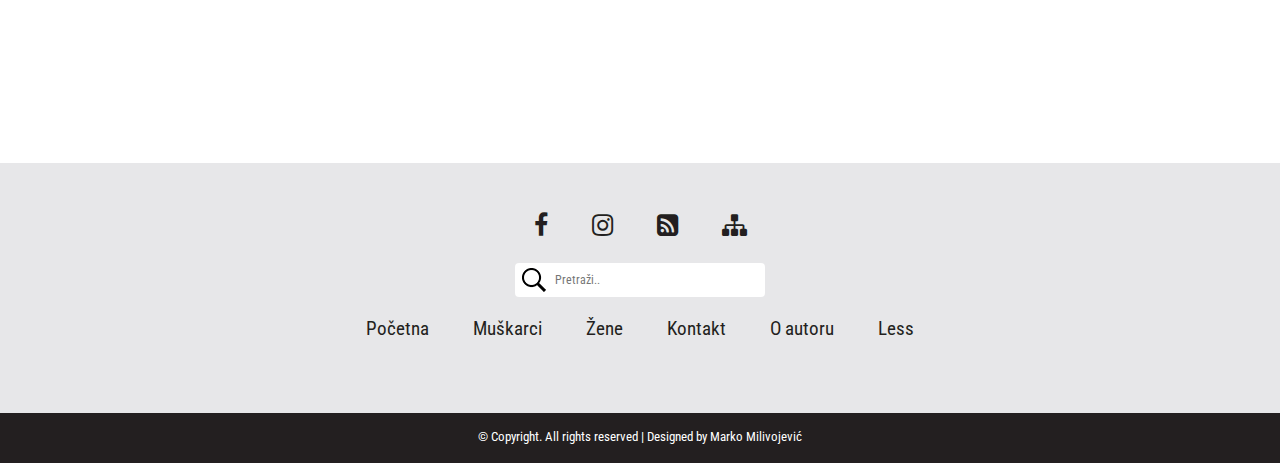
<file: zobuca.html>
<!DOCTYPE html>
<html>
<head>
	<title>Kupi odeću iz ženske kolekcije</title>
	<meta http-equiv="X-UA-Compatible" content="IE=edge,chrome=1">
	<meta name="viewport" content="width=device-width, initial-scale=1">
	<meta name="description" content="Kupi odeću iz ženske kolekcije.">
	<meta name="keywords" content="kupi,autoru,žene,početna,kontakt">
	<meta name="author" content="">
	<meta name="robots" content="index, follow">
	<link rel="icon" href="images/favicon.ico">
	<link rel="stylesheet" href="https://cdnjs.cloudflare.com/ajax/libs/font-awesome/4.7.0/css/font-awesome.min.css"/>
	<link rel="stylesheet" type="text/css" href="css/style.css"/>
	<meta name="viewport" content="width=device-width, initial-scale=1">
	<meta charset="UTF-8">
</head>
<body>
		<div id="zaglavljeDole">
			<div class="omotac">
				<div id="logo">
					<a href="index.html"><img src="images/logo.jpg" alt="logo"/></a>
				</div>
				<div id="meni">
					<ul>
						<li ><a href="index.html">Početna</a></li>
						<li><div class="dropdown">
							<a href="mmeni.html">Muškarci</a>	
							<div class="dropdown-content">
								<div class="pmeni">
									<a href="muskarci.html">Odeća</a>
									<a href="mobuca.html">Obuća</a>
									<a href="ma.html">Aksesoari</a>
								</div>
								<div class="menis" >
									<img src="images/men.jpg" alt="slika"/>
								</div>
							</div>
						</div>
						</li>
						<li>
						<div class="dropdown">
						<a href="wmeni.html">Žene</a>	
						<div class="dropdown-content">
						<div class="pmeni">
									<a href="zene.html">Odeća</a>
									<a href="zobuca.html">Obuća</a>
									<a href="za.html">Aksesoari</a>
						</div>
						<div class="menis" >
							 <img src="images/woman.jpg" alt="slika"/>
							</div>
						</div>
						</div>	
						</li>
						<li ><a href="kontakt.html">Kontakt</a></li>
						<li ><a href="autor.html">O autoru</a></li>
						<li ><i class="fa fa-shopping-bag"></i>
							<span> 0 RSD </span>
						</li>		
					</ul>
				</div>
				<div class="cistac"></div>
			</div>
		</div>
	<div class="mslika">
		<h1>MUŠKA KOLEKCIJA</h1>
	</div>
	<div class="omotac">
		<div id="brendovi">
			<div class="brend">
				<img src="images/z1.jpg" alt="Brend1"/>
					<div class="proizvod">
						<a href="kartica.html"><div class="kupi">KUPI</div></a>
					</div>
				<p class="starac">11,490.00 RSD</p>
				<p class="novac">5,590.00 RSD</p>
			</div>
			<div class="brend">
				<img src="images/z2.jpg" alt="Brend2"/>
					<div class="proizvod">
						<a href="kartica.html"><div class="kupi">KUPI</div></a>
					</div>
				<p class="starac">10,190.00 RSD</p>
				<p class="novac">4,990.00 RSD</p>
			</div>
			<div class="brend">
				<img src="images/z3.jpg" alt="Brend3"/>
					<div class="proizvod">
						<a href="kartica.html"><div class="kupi">KUPI</div></a>
					</div>
				<p class="starac">11,490.00 RSD</p>
				<p class="novac">5,590.00 RSD</p>
			</div>
			<div class="brend">
				<img src="images/z4.jpg" alt="Brend4"/>
					<div class="proizvod">
						<a href="kartica.html"><div class="kupi">KUPI</div></a>
					</div>
				<p class="starac">25,890.00 RSD</p>
				<p class="novac">12,790.00 RSD</p>
			</div>
			<div class="brend">
				<img src="images/z5.jpg" alt="Brend5"/>
					<div class="proizvod">
						<a href="kartica.html"><div class="kupi">KUPI</div></a>
					</div>
				<p class="starac">22,900.00 RSD</p>
				<p class="novac">12,800.00 RSD</p>
			</div>
			<div class="brend">
				<img src="images/z6.jpg" alt="Brend6"/>
					<div class="proizvod">
						<a href="kartica.html"><div class="kupi">KUPI</div></a>
					</div>
				<p class="starac">24,990.00 RSD</p>
				<p class="novac">16,990.00 RSD</p>
			</div>
			<div class="brend">
				<img src="images/z7.jpg" alt="Brend7"/>
					<div class="proizvod">
						<a href="kartica.html"><div class="kupi">KUPI</div></a>
					</div>
				<p class="starac">45,490.00 RSD</p>
				<p class="novac">18,190.00 RSD</p>
			</div>
			<div class="brend">
				<img src="images/z8.jpg" alt="Brend8"/>
					<div class="proizvod">
						<a href="kartica.html"><div class="kupi">KUPI</div></a>
					</div>
				<p class="starac">62,390.00 RSD</p>
				<p class="novac">31,190.00 RSD</p>
			</div>
			<div class="brend">
				<img src="images/z9.jpg" alt="Brend9"/>
					<div class="proizvod">
						<a href="kartica.html"><div class="kupi">KUPI</div></a>
					</div>
				<p class="starac">29,890.00 RSD</p>
				<p class="novac">14,790.00 RSD</p>
			</div>
			</div>
	</div>
	<footer>
		<div class="omotac">
			<div id="desno">
				<div id="fafaikonice">
					<ul>
						<a href="https://www.facebook.com/marko.milivojevic.921"><i class="fa fa-facebook"></i></a>
						<a href="https://www.instagram.com/marko_milivojevic/"><i class="fa fa-instagram"></i></a>
						<a href="rss.xml"><i class="fa fa-rss-square"></i></a>
						<a href="sitemap.xml"><i class="fa fa-sitemap"></i></a>
					</ul>
				</div>
				<form id="forma">
					<input type="text" name="search" placeholder="Pretraži.."/>
				</form>
				<div id="menidole">
					<ul>
						<li ><a href="index.html">Početna</a></li>
						<li><a href="mmeni.html">Muškarci</a></li>
						<li><a href="wmeni.html">Žene</a></li>
						<li ><a href="kontakt.html">Kontakt</a></li>
						<li ><a href="autor.html">O autoru</a></li>
						<li><a href="less.txt">Less</a></li>
					</ul>
				</div>
			</div>
		</div>
	</footer>
			<div id="dolef">
				<p>&copy; Copyright. All rights reserved | Designed by Marko Milivojević</p>
			</div>

</body>
</html>
</file>
<file: css/style.css>
@import url(https://fonts.googleapis.com/css?family=Roboto+Condensed);#mySidenav a,a{text-decoration:none}#meni ul,ul{list-style-type:none}#brend,#kolekcija h2,#kolekcija p,.middle{text-align:center}#brend,#kartica,#zaglavljeDole,.text{background-color:#fff}#fafaikonice a i,.text,a{color:#231f20}#forma input[type=text],#slajder,.mslika{background-repeat:no-repeat}.image,.sl{backface-visibility:hidden}#kartical,#klevo,#logo,#meni{float:left}#tabela,table{overflow-x:auto}#mmeni .mmeni1,#mmeni .mmeni1 img,#prijavise,*{box-sizing:border-box}*{margin:0;padding:0;border-radius:5px}body,input,textarea{font-family:'Roboto Condensed',sans-serif;color:#231f20}.cistac{clear:both}.omotac{width:1200px;margin:0 auto}#zaglavljeDole{width:100%;height:auto;display:flex;flex-wrap:wrap;justify-content:space-around}#zaglavljeDole .omotac{padding:10px 20px}#logo{width:25%}#meni{width:75%}#meni ul{display:flex;justify-content:space-around;align-items:center;transition:all .4s}#brend,#slajder{display:flex;flex-wrap:wrap;width:100%}#meni ul li{font-size:18px;padding:20px}#slajder{min-height:900px;background-image:url(../images/aa.jpg);position:relative;justify-content:space-around;background-size:cover!important;border-radius:0}#prijavise,.mslika{background-size:cover}#kolekcija h2{margin-top:250px;color:#fff;font-size:70px;font-weight:700}#kolekcija p{color:#fff;font-size:30px;margin:0;word-spacing:15px}#slajder .omotac{height:100%}#brend,#desno,.image{height:auto}#mySidenav a{position:fixed;left:-60px;transition:.3s;padding:15px;width:100px;font-size:25px;color:#fff;border-radius:0 5px 5px 0;z-index:8}.image,.middle{transition:.5s ease}#mySidenav i:nth-child(2){margin-left:30px}#mySidenav a:hover{left:0}#contact{top:200px;background-color:#231f20}#brend{margin-bottom:20px;padding:50px;justify-content:space-around}#kartica,footer{display:flex;flex-wrap:wrap}#brend h1{padding:40px;font-size:40px}#brend p{padding:10px;font-size:16px}#kartica{width:100%;height:400px;justify-content:space-around;z-index:1;margin-bottom:100px}#kartical{width:48%;height:300px;padding:50px;position:relative}#kartical img{width:100%;height:auto;border-radius:18px}#ktekst{float:right;width:48%;height:500px;padding:140px 0}#ktekst p{font-size:17px}.image{opacity:1;display:block;width:100%}.middle{opacity:0;position:absolute;top:65%;left:50%;transform:translate(-50%,-50%);-ms-transform:translate(-50%,-50%)}#kartical:hover .image{opacity:.3}#kartical:hover .middle,.sl{opacity:1}.text{font-size:16px;padding:16px 32px;border-radius:10px}footer{margin-top:180px;width:100%;height:250px;background-color:#e7e7e9;justify-content:space-around;border-radius:0}#forma,.mslika{flex-wrap:wrap;width:100%;display:flex;text-align:center}.mb1{margin-top:0}#desno{width:100%;display:block;padding:50px}#forma input[type=text]{margin-top:25px;width:250px;border:0;border-radius:4px;font-size:12px;background-color:#fff;background-image:url(../images/pretraga.png);background-position:3px 1px;padding:10px 20px 10px 40px}#dolef,.kupi{background-color:#231f20}#forma{justify-content:space-around}#fafaikonice{text-align:center;width:100%}#fafaikonice a i{display:inline-block;margin:0 20px;font-size:25px;text-align:center}#dolef p,#fafaikonice i.fa:hover,.kupi,.mslika h1{color:#fff}#dolef{width:100%;height:50px;border-radius:0}#dolef p{text-align:center;font-size:13px;padding:16px}.mslika{height:215px;background-image:url(../images/slajder2.jpg);z-index:2;justify-content:space-around;position:relative}#brendovi,.kfa{flex-wrap:wrap}.mslika h1{position:absolute;top:30%;font-size:60px}#brendovi{width:100%;margin:30px 0;display:flex;justify-content:space-around}#brendovi .brend{width:30%;margin:80px 1% 1%;text-align:center;padding:15px 0;transition:box-shadow .5s;position:relative}.proizvod,.sl{transition:.5s ease}#tekst,.proizvod{position:absolute;text-align:center}.sl{display:block;width:100%;height:auto}#kdesno,#klevo{width:49%;height:400px}.proizvod{opacity:0;top:50%;left:50%;transform:translate(-50%,-50%);-ms-transform:translate(-50%,-50%)}#kartical:hover .sl{opacity:.3}#formal button:hover,.brend:hover .proizvod{opacity:1}.kupi{font-size:16px;padding:16px 32px;border-radius:6px}.novac,.starac{font-size:18px}#forma1,.kfa{padding-top:30px}#brendovi .brend img{max-width:250px;display:inline}#lr,.kfa{display:flex}.starac{font-weight:400;color:#424242;text-decoration:line-through}#links,#st,.novac{font-weight:700}.novac{color:#231f20}#forma1 input[type=submit],#formal button,.kfa i{background-color:#231f20;color:#fff}#kontakt{width:100%;min-height:400px;background-color:#fff;margin-top:60px}#klevo{border-right:1px solid #e7e7e9}#kdesno{float:right}.kfa{width:100%;height:50px;margin-top:50px}#lr,#mmeni{flex-wrap:wrap}.kfa i{font-size:25px;width:42px;height:42px;border-radius:50%;text-align:center;line-height:42px;margin:-8px 15px}#forma1{width:100%;margin-right:10%}#forma1 input,#forma1 textarea{width:100%;display:block;padding:10px;margin-bottom:15px;border:none;background-color:#e7e7e9;color:#231f20;font-size:15px;border-radius:2px}#f2,#formal{border:3px solid #f1f1f1}#forma1 input[type=text]{width:100%;display:inline-block;font-size:15px}#forma1 ::placeholder{color:#231f20}#lr{justify-content:space-around}#formal{width:45%;margin:100px auto}#formal input[type=text],input[type=password]{width:100%;padding:12px 20px;margin:8px 0;display:inline-block;border:1px solid #ccc;box-sizing:border-box}#formal button{padding:14px 20px;margin:8px 0;border:none;cursor:pointer;width:100%;opacity:.9}#formal .cancelbtn{width:auto;padding:10px 18px;background-color:#f44336}#formal .imgcontainer{text-align:center;margin:24px 0 12px;font-size:150px;color:#231f20}#formal .container{padding:21px}#formal span.psw{float:right;padding-top:16px}#f2{width:45%;margin:100px auto}.container{padding:21px;background-color:#fff}.container input[type=password],.container input[type=text]{width:100%;padding:15px;margin:5px 0 22px;display:inline-block;border:none;background:#f1f1f1}.container input[type=password]:focus,.container input[type=text]:focus{background-color:#ddd;outline:0}.btn,.registerbtn{background-color:#231f20;cursor:pointer}.registerbtn{color:#fff;padding:14px 20px;margin:8px 0;border:none;width:100%;opacity:.9}.registerbtn:hover{opacity:1}#tekst{width:50%;top:80%;left:25%}#tekst a{padding:20px 30px;border-radius:10px;color:#fff;font-size:20px;background-color:rgba(45,45,45,.01);border:1px solid #fff;transition:all .5s}#tekst a:hover{background-color:#fff;color:#2d2d2d}.dropdown{position:relative;display:inline-block}.dropdown-content{display:none;position:absolute;background-color:#f1f1f1;box-shadow:0 8px 16px 0 rgba(0,0,0,.4);z-index:55;animation-duration:.5s;width:650px;height:215px;padding:20px;left:-300px}.dropdown-content a{margin-top:12px;color:#231f20;padding:12px 20px;text-decoration:none;display:block;width:100%;font-size:15px}.dropdown-content a:hover{background-color:#ddd}.dropdown:hover .dropdown-content{display:block}#a,#mmeni{display:flex}.menis{float:right;width:65%}.pmeni{float:left;width:35%}.menis img{width:100%;height:auto}#mmeni{width:100%;margin:30px 0;justify-content:space-around}#mmeni .mmeni1{width:30%;margin:1%;text-align:center;padding:15px 0;position:relative}#st,td,th{text-align:left}#mmeni .mmeni1 img{max-width:100%;display:inline;display:flex;flex-wrap:wrap;justify-content:space-around}#mmeni .mmeni1 a{position:absolute;top:40%;left:32%;padding:15px 30px;border-radius:5px;color:#fff;font-size:20px;background-color:rgba(45,45,45,.01);border:1.5px solid #fff;transition:all .5s}#sd,#sd img,#sl img{height:auto;position:relative}#mmeni a:hover{background-color:#fff;color:#2d2d2d}.container1,tr:nth-child(even){background-color:#f2f2f2}table{border-collapse:collapse;border-spacing:0;width:96%;border:none;margin:20px auto 0}td,th{padding:8px}#tdole,#tgore{margin-top:40px;margin-left:30px}#tdole p,#tgore p{font-size:16px;color:#231f20;margin-top:30px}#tdole h3{margin-top:30px;font-size:30px}#tabela p{color:#231f20;font-size:12px;margin-left:30px;margin-top:10px}.row{display:-ms-flexbox;display:flex;-ms-flex-wrap:wrap;flex-wrap:wrap;margin:50px -16px 0}.col-25{-ms-flex:25%;flex:25%}.col-50{-ms-flex:50%;flex:10%}.col-75{-ms-flex:75%;flex:75%}.col-50,.col-75{padding:0 16px}.container1{padding:5px 20px 15px;border:1px solid #d3d3d3;border-radius:3px}.row input[type=text]{width:100%;margin-bottom:20px;padding:12px;border:1px solid #ccc;border-radius:3px}label{margin-bottom:10px;display:block}.icon-container{margin-bottom:20px;padding:7px 0;font-size:24px}.btn{color:#fff;padding:12px;margin:10px 0;border:none;width:100%;border-radius:3px;font-size:17px}#a,#autor{margin-top:100px}.btn:hover{background-color:#45a049}hr{border:1px solid #d3d3d3}span.price{float:right;color:#e7e7e9}#a{width:100%;flex-wrap:wrap;justify-content:space-around}#sl{width:45%;height:auto;margin-left:50px}#st{position:absolute;top:-150px;left:-170px;font-size:50px}#sd{width:40%;margin-top:210px;margin-right:50px}#sd img,#sl img{width:100%}.tacka1,.tacka2,.tacka3{position:absolute;width:25px;height:25px;border-radius:50%;background-color:#fff}.tacka1{top:36%;left:34%}.tacka2{top:28%;left:36%}.tacka3{top:29%;left:29%}.tac1,.tac2,.tac3{position:relative;display:inline-block}.tac1{top:-140px;left:303px}.tac2{top:-463px;left:333px}.tac3{top:-400px;left:249px}.plus{text-align:center;padding:2px}.lista{display:none;position:absolute;background-color:#fff;min-width:160px;box-shadow:0 8px 16px 0 rgba(0,0,0,.2);z-index:1}.lista p{text-align:center;padding:10px;font-size:17px;color:#231f20}.lista a p{padding:10px 15px;background-color:#231f20;color:#fff}.tac1:hover .lista,.tac2:hover .lista,.tac3:hover .lista{display:block}#menidole,#prijavise{display:flex;width:100%}#prijavise{height:350px;background-image:url(../images/i.jpg);background-repeat:no-repeat;z-index:5;flex-wrap:wrap;justify-content:space-around;background-position:50% 50%!important;margin:150px 0;border-radius:0}#text input[type=email]{background-color:transparent;border:1.5px solid #fff;width:300px;height:50px;color:#fff;font-size:18px}#text input[type=button]{width:100px;height:52px;background-color:#fff;border:none}#text{margin-top:150px}#prijavise p{color:#fff;margin-top:160px;font-size:20px}#text ::placeholder{color:#fff;padding-left:20px}#autor{text-align:center;width:100%;height:auto}#autor img{border-radius:50%;padding:30px;width:30%}#autor h2{font-size:30px}#autor p{font-size:16px;padding-top:30px}#links{font-size:18px;color:#231f20;display:none}#menidole{text-align:center;justify-content:space-around;align-items:center;margin:20px auto}#menidole ul li{display:inline-block;margin:0 20px;font-size:19px;text-align:center;color:#231f20}#googleMap{width:100%;height:250px;-webkit-filter:grayscale(100%);filter:grayscale(100%);margin-top:60px}@media screen and (max-width:1200px){.omotac{width:100%;padding:30px}.kategorija .kategorijaTekst{font-size:21px}#kartica{display:block}#kartical{width:100%;height:300px}#links{display:inline}#kartical img{width:70%;margin:0 auto}#ktekst{width:100%;font-size:16px}#brendovi .brend{width:48%}}@media screen and (max-width:1100px){#kartical img{height:auto}.tac1{top:-102px;left:238px}.tac2{top:-375px;left:257px}.tac3{top:-355px;left:200px}}@media screen and (max-width:970px){#kdesno,#klevo{width:100%}#logo{width:35%}#meni{width:65%}#kolekcija p{font-size:27px}#kolekcija h2{font-size:65px}#prijavise{display:none}#klevo{border-right:none}.kfa{text-align:center;display:block}.kfa p{padding-top:10px}#f2{width:90%}#formal{Width:90%}.tac1{top:-102px;left:259px}.tac2{top:-332px;left:248px}.tac3{top:-247px;left:198px}@media screen and (max-width:800px){.dropdown:hover .dropdown-content,.fa-shopping-bag,span{display:none}#kolekcija p{font-size:25px}#kolekcija h2{font-size:60px}.row{flex-direction:column-reverse}#a{display:block}#sd,#sl{width:80%;margin:0 auto}#st{top:-120%;left:25%}#meni ul li{font-size:16px;padding:18px}#mmeni .mmeni1 a{top:40%;left:20%;padding:10px 20px}.tac1,.tac2,.tac3{display:none}@media screen and (max-width:720px){#meni ul,#zaglavljeDole{height:auto}#brendovi .brend,#logo,#meni,#meni ul{width:100%}#meni{padding:20px 10px}#logo{padding:20px 0 0;text-align:center}#slajder{margin:0 0 30px;background-position:top right}#kolekcija p{font-size:19px}#kolekcija h2{font-size:50px}.middle{top:52%}#mmeni{display:block}.mmeni1{margin:0 auto!important}#mmeni .mmeni1{width:65%}#mmeni .mmeni1 a{top:40%;left:37%}#menidole ul li{font-size:16px}@media screen and (max-width:480px){#menidole,#st,.middle{display:none}#zaglavljeDole .omotac{padding:20px 30px 0}#ktekst,#logo{padding:0}#meni ul{flex-direction:column;display:block;text-align:center}#kolekcija p{font-size:16px}#kolekcija h2{font-size:40px}#tekst a{padding:10px 20px;font-size:16px}#brend h1{padding:30px;font-size:30px}#brend p{padding:5px;font-size:14px}#ktekst{font-size:14px}#forma input[type=text]{width:200px}#fafaikonice a i{font-size:16px}#dolef{font-size:10px;height:auto}#mmeni .mmeni1 a{left:25%;font-size:13px}}}}}
</file>
